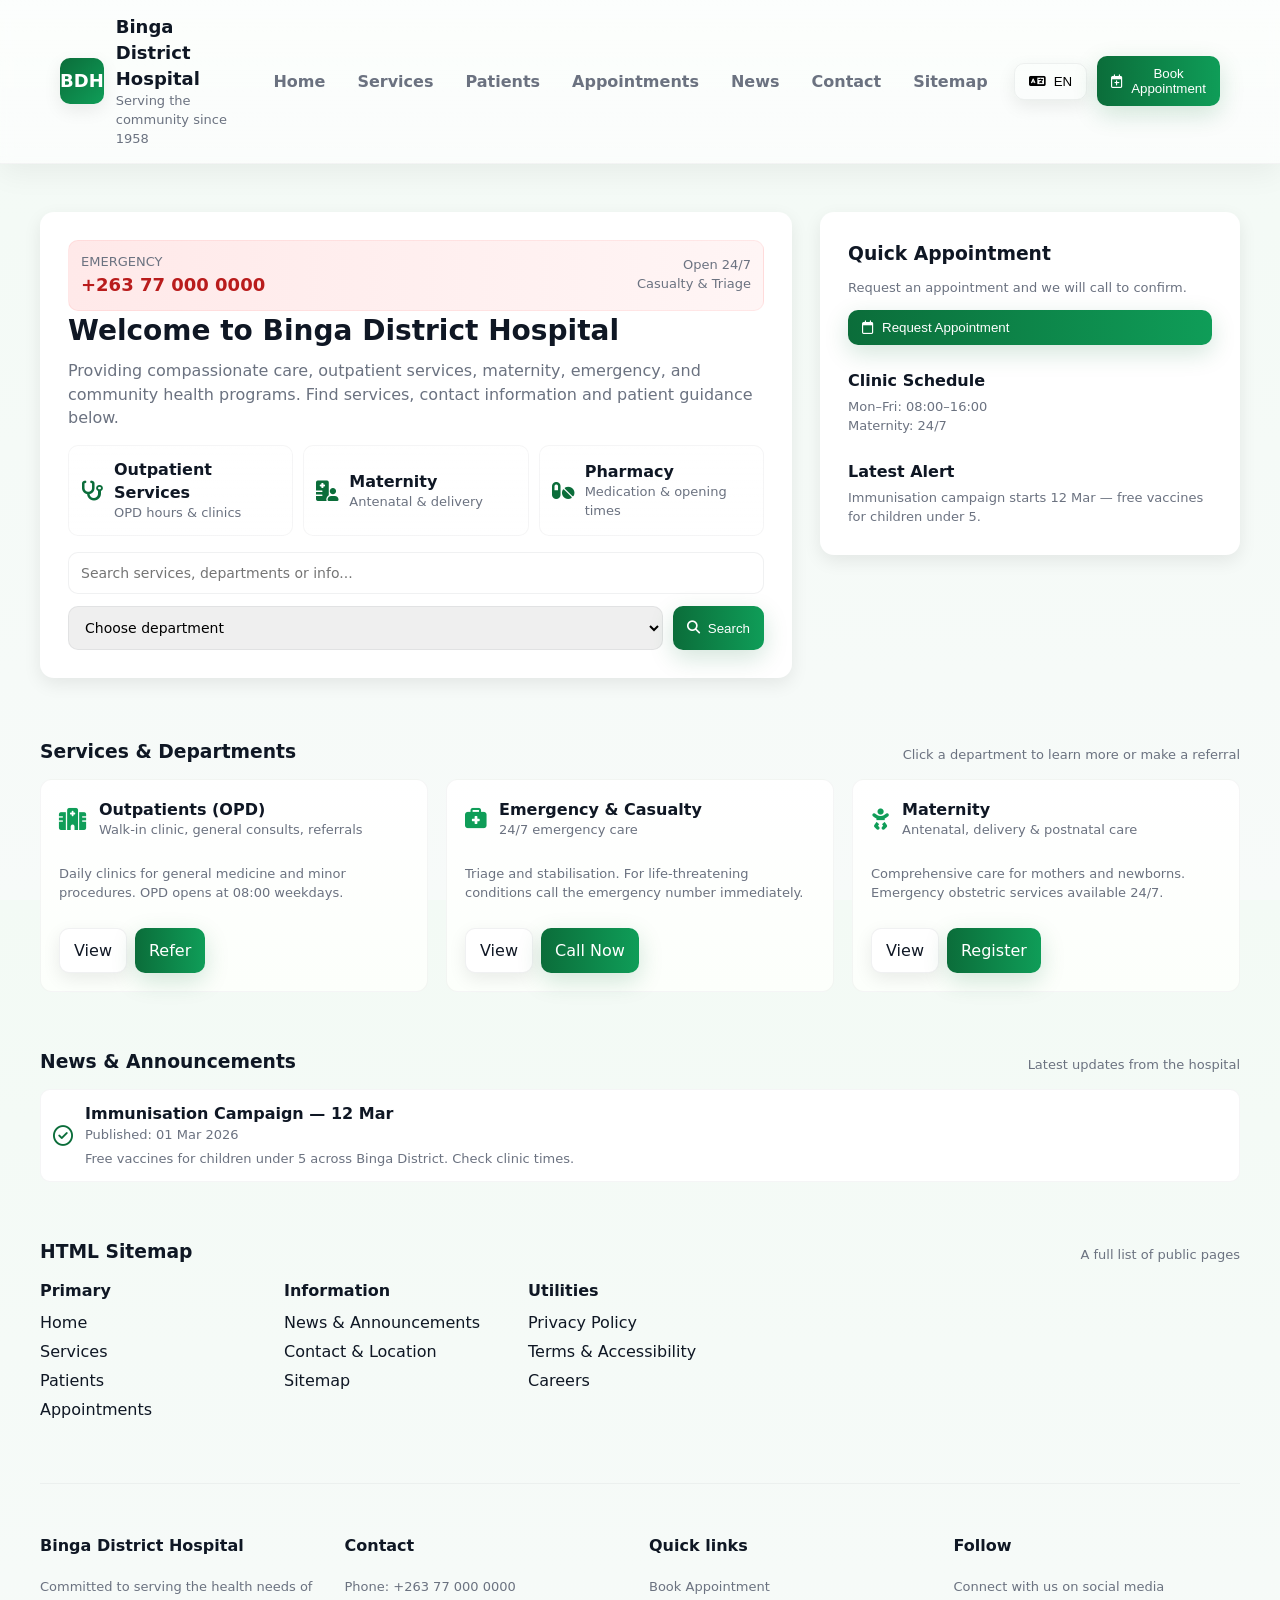
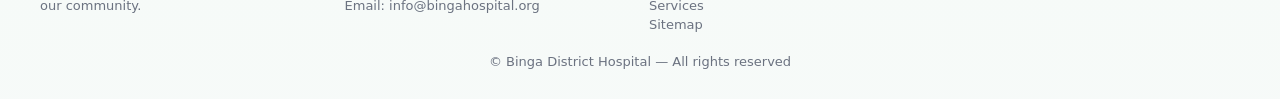
<file: index.html>
<!DOCTYPE html>
<html lang="en">
<head>
  <meta charset="utf-8" />
  <meta name="viewport" content="width=device-width,initial-scale=1" />
  <title>Binga District Hospital — Home</title>
  <link rel="stylesheet" href="https://cdnjs.cloudflare.com/ajax/libs/font-awesome/6.5.1/css/all.min.css">
  <style>
    /* Shared styles (same as template) */
    :root{--brand:#0b6d3a;--accent:#0f9d58;--muted:#6b7280;--bg:#f7faf9;--card:#ffffff;--glass: rgba(255,255,255,0.6);--max-width:1200px;--radius:12px;--shadow: 0 6px 18px rgba(13, 14, 16, 0.08);--glass-shadow: 0 8px 30px rgba(13,14,16,0.06);--transition: 220ms cubic-bezier(.2,.9,.3,1);font-family: Inter, ui-sans-serif, system-ui, -apple-system, "Segoe UI", Roboto, "Helvetica Neue", Arial;}
    *{box-sizing:border-box}html,body{height:100%}body{margin:0;background:linear-gradient(180deg,#f3faf5 0%, #f7faf9 100%);color:#0f1724;-webkit-font-smoothing:antialiased;-moz-osx-font-smoothing:grayscale;line-height:1.45;padding-bottom:48px}
    a{color:inherit;text-decoration:none}.container{max-width:var(--max-width);margin:0 auto;padding:24px;}
    header.site-header{position:sticky;top:0;z-index:60;backdrop-filter: blur(6px);background:linear-gradient(180deg, rgba(255,255,255,0.75), rgba(255,255,255,0.6));box-shadow:var(--glass-shadow);border-bottom:1px solid rgba(15,23,36,0.04);}
    .header-inner{display:flex;align-items:center;justify-content:space-between;gap:16px;max-width:var(--max-width);margin:0 auto;padding:14px 20px;}
    .brand{display:flex;align-items:center;gap:12px}.brand .logo{width:46px;height:46px;border-radius:10px;background:linear-gradient(135deg,var(--brand),var(--accent));display:flex;align-items:center;justify-content:center;color:white;font-weight:700;font-size:18px;box-shadow:var(--shadow)}.brand h1{font-size:18px;margin:0}
    .top-ctas{display:flex;align-items:center;gap:10px}.btn{display:inline-flex;align-items:center;gap:8px;padding:10px 14px;border-radius:10px;background:var(--card);border:1px solid rgba(15,23,36,0.06);box-shadow:var(--shadow);cursor:pointer;transition:transform var(--transition),box-shadow var(--transition);} .btn:hover{transform:translateY(-3px)} .btn-primary{background:linear-gradient(90deg,var(--brand),var(--accent));color:white;border:none;box-shadow: 0 8px 24px rgba(11,109,58,0.18)} .btn-ghost{background:transparent;border:1px solid rgba(15,23,36,0.06)}
    nav.main-nav{display:flex;align-items:center;gap:16px}.nav-links{display:flex;gap:12px;align-items:center}.nav-links a{padding:8px 10px;border-radius:8px;color:var(--muted);font-weight:600}.nav-links a:hover{background:rgba(15,23,36,0.04);color:var(--brand)}.hamburger{display:none;background:transparent;border:none;font-size:20px}
    .hero{padding:48px 0 32px}.hero-grid{display:grid;grid-template-columns:1fr 420px;gap:28px;align-items:start}.hero-card{background:var(--card);padding:28px;border-radius:14px;box-shadow:var(--shadow)}.hero h2{margin:0 0 8px;font-size:28px}.hero p{color:var(--muted);margin:0 0 16px}.emergency{display:flex;gap:14px;align-items:center;padding:12px;border-radius:10px;background:linear-gradient(90deg,#ffe9e9,#fff5f5);border:1px solid rgba(255,10,10,0.06)}.emergency .number{font-weight:800;color:#b91c1c;font-size:18px}.quick-links{display:flex;flex-wrap:wrap;gap:10px;margin-top:12px}.quick-card{flex:1 1 140px;min-width:120px;background:linear-gradient(180deg,var(--glass), #fff);padding:12px;border-radius:10px;border:1px solid rgba(15,23,36,0.04);display:flex;gap:10px;align-items:center}.quick-card i{font-size:20px;color:var(--brand)}.hero-form{display:flex;flex-direction:column;gap:12px}.search, .select{width:100%;padding:12px;border-radius:10px;border:1px solid rgba(15,23,36,0.06);font-size:14px;}
    .section{padding:28px 0}.section-header{display:flex;align-items:end;justify-content:space-between;gap:14px;margin-bottom:14px}.section-header h3{margin:0}
    .grid-departments{display:grid;grid-template-columns:repeat(3,1fr);gap:18px}.dept-card{background:linear-gradient(180deg,var(--card),#fcfffb);padding:18px;border-radius:12px;border:1px solid rgba(15,23,36,0.04);transition:transform var(--transition),box-shadow var(--transition);display:flex;flex-direction:column;gap:12px}.dept-card:hover{transform:translateY(-6px);box-shadow:var(--glass-shadow)}.dept-card i{font-size:22px;color:var(--accent)}.dept-card h4{margin:0}.dept-meta{color:var(--muted);font-size:13px}
    .news-list{display:grid;gap:12px}.news-item{display:flex;gap:12px;align-items:center;background:var(--card);padding:12px;border-radius:10px;border:1px solid rgba(15,23,36,0.04)}
    .resources-grid{display:grid;grid-template-columns:repeat(3,1fr);gap:16px}.resource{background:linear-gradient(180deg,#fff,#fbfff9);padding:14px;border-radius:12px;border:1px solid rgba(15,23,36,0.04);display:flex;gap:12px;align-items:center}
    .contact-grid{display:grid;grid-template-columns:1fr 360px;gap:18px}.map-placeholder{background:linear-gradient(180deg,#e6f9ee,#f6fff8);height:220px;border-radius:12px;border:1px dashed rgba(15,23,36,0.06);display:flex;align-items:center;justify-content:center;color:var(--muted)}.contact-card{background:var(--card);padding:16px;border-radius:12px;border:1px solid rgba(15,23,36,0.04)}
    footer.site-footer{margin-top:28px;background:transparent;padding:28px 0;border-top:1px solid rgba(15,23,36,0.04)}.footer-grid{display:grid;grid-template-columns:repeat(4,1fr);gap:18px}.small{font-size:13px;color:var(--muted)}
    .sitemap-list{display:flex;gap:24px;flex-wrap:wrap}.sitemap-col{min-width:220px}.sitemap-col h4{margin:0 0 8px}.sitemap-col ul{list-style:none;padding:0;margin:0}.sitemap-col li{margin-bottom:6px}
    .modal-backdrop{position:fixed;inset:0;background:rgba(2,6,23,0.45);display:none;align-items:center;justify-content:center;z-index:120}.modal{background:var(--card);padding:20px;border-radius:12px;max-width:540px;width:94%;box-shadow:var(--glass-shadow)}.modal.open{display:flex}.form-row{display:flex;gap:10px}.form-row .col{flex:1}input,textarea,select{font-family:inherit}.input{width:100%;padding:10px;border-radius:8px;border:1px solid rgba(15,23,36,0.06)}textarea{min-height:100px}
    @media(max-width:1024px){.hero-grid{grid-template-columns:1fr 360px}.grid-departments{grid-template-columns:repeat(2,1fr)}.resources-grid{grid-template-columns:repeat(2,1fr)}.contact-grid{grid-template-columns:1fr}.footer-grid{grid-template-columns:repeat(2,1fr)}}@media(max-width:720px){.nav-links{display:none}.hamburger{display:inline-block}.hero-grid{grid-template-columns:1fr}.grid-departments{grid-template-columns:1fr}.resources-grid{grid-template-columns:1fr}.footer-grid{grid-template-columns:1fr}.header-inner{padding:10px 14px}.brand h1{font-size:16px}.hero{padding:18px 0}.hero h2{font-size:20px}.hero p{font-size:14px}.top-ctas .btn{padding:8px 10px;font-size:14px}}
  </style>
</head>
<body>
  <header class="site-header" role="banner">
    <div class="header-inner">
      <div class="brand">
        <div class="logo">BDH</div>
        <div>
          <h1>Binga District Hospital</h1>
          <div class="small">Serving the community since 1958</div>
        </div>
      </div>

      <nav class="main-nav" role="navigation" aria-label="Main navigation">
        <div class="nav-links" id="navLinks">
          <a href="index.html">Home</a>
          <a href="services.html">Services</a>
          <a href="patients.html">Patients</a>
          <a href="appointments.html">Appointments</a>
          <a href="news.html">News</a>
          <a href="contact.html">Contact</a>
          <a href="index.html#sitemap">Sitemap</a>
        </div>

        <div class="top-ctas">
          <button class="btn btn-ghost" id="langToggle"><i class="fa-solid fa-language"></i> EN</button>
          <button class="btn btn-primary" id="openAppointment"><i class="fa-regular fa-calendar-plus"></i> Book Appointment</button>
          <button class="hamburger" id="mobileNavBtn" aria-label="Open menu"><i class="fa-solid fa-bars"></i></button>
        </div>
      </nav>
    </div>
  </header>

  <main>
    <section class="hero container" id="home">
      <div class="hero-grid">
        <div class="hero-card">
          <div class="emergency">
            <div>
              <div class="small">EMERGENCY</div>
              <div class="number">+263 77 000 0000</div>
            </div>
            <div style="margin-left:auto;text-align:right">
              <div class="small">Open 24/7</div>
              <div class="small">Casualty & Triage</div>
            </div>
          </div>

          <h2>Welcome to Binga District Hospital</h2>
          <p>Providing compassionate care, outpatient services, maternity, emergency, and community health programs. Find services, contact information and patient guidance below.</p>

          <div class="quick-links" role="list">
            <div class="quick-card" role="listitem">
              <i class="fa-solid fa-stethoscope"></i>
              <div>
                <div style="font-weight:700">Outpatient Services</div>
                <div class="small">OPD hours & clinics</div>
              </div>
            </div>
            <div class="quick-card" role="listitem">
              <i class="fa-solid fa-hospital-user"></i>
              <div>
                <div style="font-weight:700">Maternity</div>
                <div class="small">Antenatal & delivery</div>
              </div>
            </div>
            <div class="quick-card" role="listitem">
              <i class="fa-solid fa-pills"></i>
              <div>
                <div style="font-weight:700">Pharmacy</div>
                <div class="small">Medication & opening times</div>
              </div>
            </div>
          </div>

          <div style="margin-top:16px">
            <form class="hero-form" action="services.html" method="get">
              <input class="search" name="q" placeholder="Search services, departments or info..." />
              <div style="display:flex;gap:10px">
                <select class="select" name="department">
                  <option value="">Choose department</option>
                  <option>Outpatients</option>
                  <option>Maternity</option>
                  <option>Emergency</option>
                  <option>Laboratory</option>
                </select>
                <button class="btn btn-primary" id="ctaSearch"><i class="fa-solid fa-magnifying-glass"></i> Search</button>
              </div>
            </form>
          </div>
        </div>

        <aside>
          <div class="hero-card" style="display:flex;flex-direction:column;gap:12px">
            <h3 style="margin:0">Quick Appointment</h3>
            <p class="small" style="margin:0">Request an appointment and we will call to confirm.</p>
            <button class="btn btn-primary" id="openAppointment2"><i class="fa-regular fa-calendar"></i> Request Appointment</button>
            
            <div style="margin-top:12px">
              <h4 style="margin:0 0 6px">Clinic Schedule</h4>
              <div class="small">Mon–Fri: 08:00–16:00<br/>Maternity: 24/7</div>
            </div>

            <div style="margin-top:12px">
              <h4 style="margin:0 0 6px">Latest Alert</h4>
              <div class="small">Immunisation campaign starts 12 Mar — free vaccines for children under 5.</div>
            </div>
          </div>
        </aside>
      </div>
    </section>

    <section class="section container" id="services">
      <div class="section-header">
        <h3>Services & Departments</h3>
        <div class="small">Click a department to learn more or make a referral</div>
      </div>

      <div class="grid-departments">
        <article class="dept-card">
          <div style="display:flex;align-items:center;gap:12px">
            <i class="fa-solid fa-hospital"></i>
            <div>
              <h4>Outpatients (OPD)</h4>
              <div class="dept-meta">Walk-in clinic, general consults, referrals</div>
            </div>
          </div>
          <p class="small">Daily clinics for general medicine and minor procedures. OPD opens at 08:00 weekdays.</p>
          <div style="margin-top:auto;display:flex;gap:8px">
            <a class="btn" href="services.html">View</a>
            <a class="btn btn-primary" href="appointments.html">Refer</a>
          </div>
        </article>

        <article class="dept-card">
          <div style="display:flex;align-items:center;gap:12px">
            <i class="fa-solid fa-briefcase-medical"></i>
            <div>
              <h4>Emergency & Casualty</h4>
              <div class="dept-meta">24/7 emergency care</div>
            </div>
          </div>
          <p class="small">Triage and stabilisation. For life-threatening conditions call the emergency number immediately.</p>
          <div style="margin-top:auto;display:flex;gap:8px">
            <a class="btn" href="contact.html">View</a>
            <a class="btn btn-primary" href="tel:+263770000000">Call Now</a>
          </div>
        </article>

        <article class="dept-card">
          <div style="display:flex;align-items:center;gap:12px">
            <i class="fa-solid fa-baby"></i>
            <div>
              <h4>Maternity</h4>
              <div class="dept-meta">Antenatal, delivery & postnatal care</div>
            </div>
          </div>
          <p class="small">Comprehensive care for mothers and newborns. Emergency obstetric services available 24/7.</p>
          <div style="margin-top:auto;display:flex;gap:8px">
            <a class="btn" href="services.html">View</a>
            <a class="btn btn-primary" href="appointments.html">Register</a>
          </div>
        </article>
      </div>
    </section>

    <section class="section container" id="news">
      <div class="section-header">
        <h3>News & Announcements</h3>
        <div class="small">Latest updates from the hospital</div>
      </div>

      <div class="news-list">
        <div class="news-item">
          <i class="fa-regular fa-circle-check" style="font-size:20px;color:var(--brand)"></i>
          <div>
            <div style="font-weight:700">Immunisation Campaign — 12 Mar</div>
            <div class="meta small">Published: 01 Mar 2026</div>
            <div class="small" style="margin-top:6px">Free vaccines for children under 5 across Binga District. Check clinic times.</div>
          </div>
        </div>
      </div>
    </section>

    <section class="section container" id="sitemap">
      <div class="section-header">
        <h3>HTML Sitemap</h3>
        <div class="small">A full list of public pages</div>
      </div>

      <div class="sitemap-list">
        <div class="sitemap-col">
          <h4>Primary</h4>
          <ul>
            <li><a href="index.html">Home</a></li>
            <li><a href="services.html">Services</a></li>
            <li><a href="patients.html">Patients</a></li>
            <li><a href="appointments.html">Appointments</a></li>
          </ul>
        </div>

        <div class="sitemap-col">
          <h4>Information</h4>
          <ul>
            <li><a href="news.html">News & Announcements</a></li>
            <li><a href="contact.html">Contact & Location</a></li>
            <li><a href="index.html#sitemap">Sitemap</a></li>
          </ul>
        </div>

        <div class="sitemap-col">
          <h4>Utilities</h4>
          <ul>
            <li><a href="#">Privacy Policy</a></li>
            <li><a href="#">Terms & Accessibility</a></li>
            <li><a href="#">Careers</a></li>
          </ul>
        </div>
      </div>
    </section>
  </main>

  <footer class="site-footer container" role="contentinfo">
    <div class="footer-grid">
      <div>
        <h4>Binga District Hospital</h4>
        <div class="small">Committed to serving the health needs of our community.</div>
      </div>

      <div>
        <h4>Contact</h4>
        <div class="small">Phone: +263 77 000 0000<br>Email: info@bingahospital.org</div>
      </div>

      <div>
        <h4>Quick links</h4>
        <div class="small">
          <a href="appointments.html">Book Appointment</a><br>
          <a href="services.html">Services</a><br>
          <a href="index.html#sitemap">Sitemap</a>
        </div>
      </div>

      <div>
        <h4>Follow</h4>
        <div class="small">Connect with us on social media</div>
      </div>
    </div>

    <div style="margin-top:18px;text-align:center" class="small">© Binga District Hospital — All rights reserved</div>
  </footer>

  <div class="modal-backdrop" id="modalBackdrop" aria-hidden="true">
    <div class="modal" role="dialog" aria-modal="true" aria-labelledby="modalTitle">
      <h3 id="modalTitle">Request an Appointment</h3>
      <p class="small">Complete this form and we will contact you to confirm.</p>
      <form onsubmit="return false;" style="display:flex;flex-direction:column;gap:10px;margin-top:8px">
        <div class="form-row">
          <input class="input col" placeholder="Full name" />
          <input class="input col" placeholder="Phone number" />
        </div>
        <select class="input">
          <option>Select Department</option>
          <option>Outpatients</option>
          <option>Maternity</option>
          <option>Laboratory</option>
        </select>
        <div class="form-row">
          <input class="input col" placeholder="Preferred date" />
          <input class="input col" placeholder="Preferred time" />
        </div>
        <textarea class="input" placeholder="Brief reason for visit (optional)"></textarea>
        <div style="display:flex;gap:8px;justify-content:flex-end">
          <button class="btn" id="closeModal">Cancel</button>
          <button class="btn btn-primary">Send Request</button>
        </div>
      </form>
    </div>
  </div>

  <script>
    // Mobile nav toggle
    const mobileBtn = document.getElementById('mobileNavBtn');
    const navLinks = document.getElementById('navLinks');
    mobileBtn.addEventListener('click', () => {
      const shown = navLinks.style.display === 'flex';
      navLinks.style.display = shown ? 'none' : 'flex';
      navLinks.style.flexDirection = 'column';
      navLinks.style.position = 'absolute';
      navLinks.style.right = '20px';
      navLinks.style.top = '68px';
      navLinks.style.background = 'white';
      navLinks.style.padding = '12px';
      navLinks.style.borderRadius = '10px';
      navLinks.style.boxShadow = 'var(--glass-shadow)';
    });

    // Modal
    const modal = document.getElementById('modalBackdrop');
    const openBtns = [document.getElementById('openAppointment'), document.getElementById('openAppointment2')];
    const closeBtn = document.getElementById('closeModal');
    openBtns.forEach(b => b && b.addEventListener('click', () => {
      modal.style.display = 'flex';
      modal.setAttribute('aria-hidden','false');
    }));
    closeBtn.addEventListener('click', () => {
      modal.style.display = 'none';
      modal.setAttribute('aria-hidden','true');
    });
    modal.addEventListener('click', (e) => {
      if (e.target === modal) { modal.style.display = 'none'; modal.setAttribute('aria-hidden','true'); }
    });

    // Smooth scroll for in-page anchors
    document.querySelectorAll('a[href^="#"]').forEach(link => {
      link.addEventListener('click', (e) => {
        e.preventDefault();
        const target = document.querySelector(link.getAttribute('href'));
        if (target) target.scrollIntoView({behavior:'smooth', block:'start'});
      });
    });
  </script>
</body>
</html>
</file>
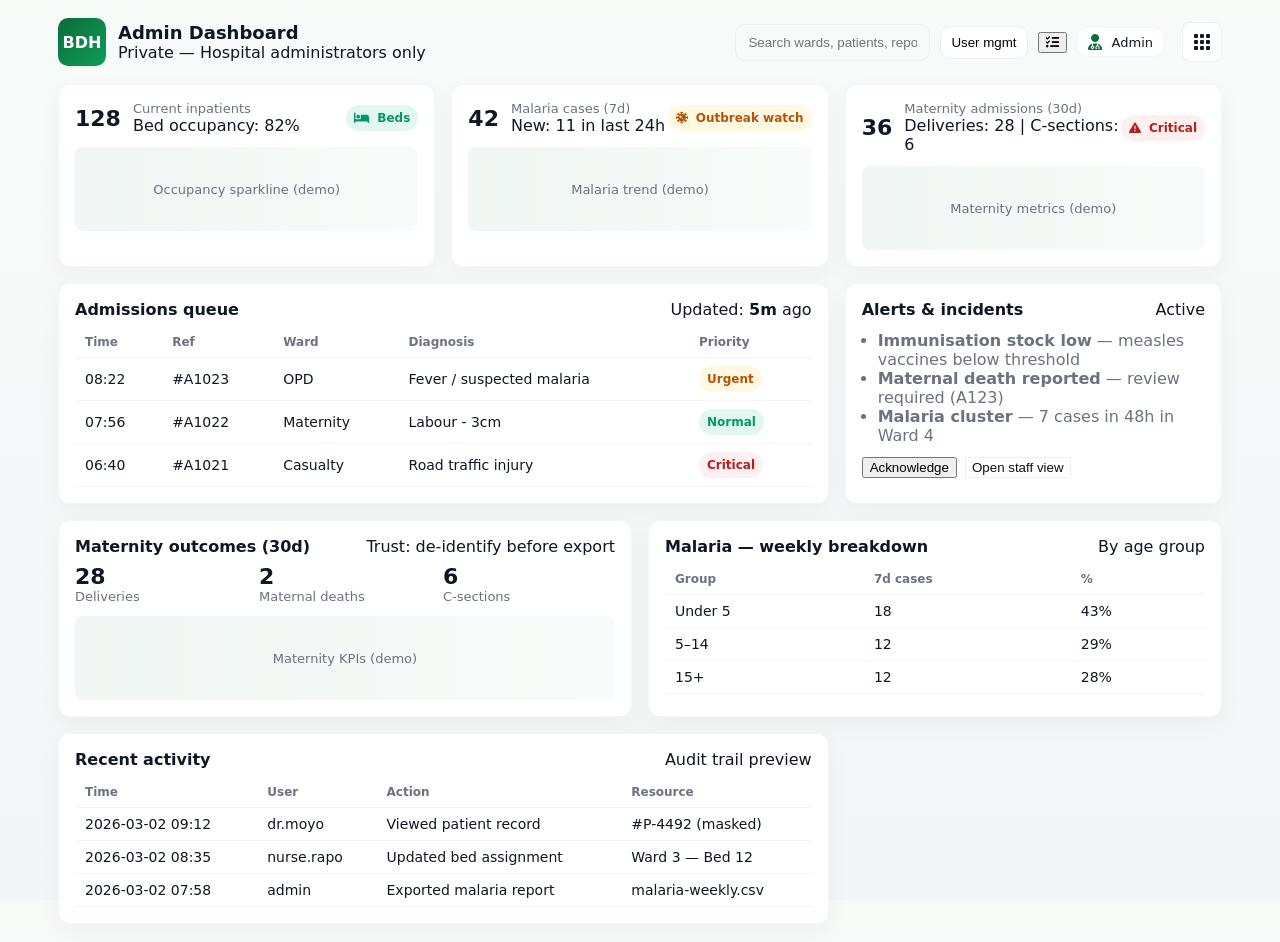
<file: admin.html>
<!doctype html>
<html lang="en">
<head>
<meta charset="utf-8" />
<meta name="viewport" content="width=device-width,initial-scale=1" />
<title>BDH — Admin Dashboard</title>
<link href="https://cdnjs.cloudflare.com/ajax/libs/font-awesome/6.5.1/css/all.min.css" rel="stylesheet">
<style>
:root{
  --bg:#f3f6f9; --card:#ffffff; --muted:#6b7280; --accent:#0b6d3a; --accent-2:#0f9d58;
  --danger:#b91c1c; --glass: rgba(11,109,58,0.06); --radius:12px; --max-w:1200px;
  font-family: Inter, ui-sans-serif, system-ui, -apple-system, "Segoe UI", Roboto, "Helvetica Neue", Arial;
}
*{box-sizing:border-box}
html,body{height:100%}
body{margin:0;background:linear-gradient(180deg,#f7fbf8 0%, #f3f6f9 100%);color:#0f1724;-webkit-font-smoothing:antialiased}
.container{max-width:var(--max-w);margin:0 auto;padding:18px}

/* Header */
.header{display:flex;align-items:center;justify-content:space-between;gap:12px;margin-bottom:18px}
.brand{display:flex;align-items:center;gap:12px}
.logo{width:48px;height:48px;border-radius:10px;background:linear-gradient(135deg,var(--accent),var(--accent-2));display:flex;align-items:center;justify-content:center;color:#fff;font-weight:800}
.title{font-size:18px;font-weight:700}
.controls{display:flex;align-items:center;gap:10px}

/* search */
.search{padding:10px 12px;border-radius:10px;border:1px solid var(--glass);background:transparent}

/* grid */
.grid{display:grid;grid-template-columns:repeat(12,1fr);gap:16px}

/* cards */
.card{background:var(--card);padding:16px;border-radius:12px;box-shadow:0 8px 24px rgba(15,23,36,0.04);border:1px solid rgba(2,6,23,0.04)}
.span-4{grid-column:span 4}
.span-8{grid-column:span 8}
.span-6{grid-column:span 6}
.span-3{grid-column:span 3}

/* stats */
.stat{display:flex;align-items:center;gap:12px}
.stat-qty{font-size:22px;font-weight:800}
.stat-label{font-size:13px;color:var(--muted)}

/* mini charts placeholder */
.chart{height:84px;border-radius:8px;background:linear-gradient(90deg,rgba(11,109,58,0.06),rgba(15,157,88,0.03));display:flex;align-items:center;justify-content:center;color:var(--muted);font-size:13px}

/* table */
.table{width:100%;border-collapse:collapse;margin-top:8px}
.table th, .table td{padding:8px 10px;text-align:left;border-bottom:1px solid rgba(15,23,36,0.04);font-size:14px}
.table th{font-weight:700;color:var(--muted);font-size:12px}

/* badges */
.badge{display:inline-flex;align-items:center;gap:8px;padding:6px 8px;border-radius:999px;font-weight:700;font-size:12px}
.badge.ok{background:rgba(16,185,129,0.12);color:#059669}
.badge.warn{background:rgba(250,204,21,0.12);color:#b45309}
.badge.danger{background:rgba(239,68,68,0.08);color:var(--danger)}

/* sidebar small */
.kv{display:flex;justify-content:space-between;align-items:center}

/* responsive */
@media(max-width:1100px){
  .grid{grid-template-columns:repeat(6,1fr)}
  .span-4{grid-column:span 3}.span-8{grid-column:span 6}.span-6{grid-column:span 6}.span-3{grid-column:span 2}
}
@media(max-width:720px){
  .container{padding:12px}
  .grid{grid-template-columns:repeat(1,1fr)}
  .span-4,.span-8,.span-6,.span-3{grid-column:span 1}
  .controls{flex-direction:row;gap:8px}
}

/* subtle transitions */
.card, .badge{transition:transform .16s ease, box-shadow .16s ease}
.card:hover{transform:translateY(-6px);box-shadow:0 18px 40px rgba(2,6,23,0.06)}

/* Grid-button popover styles (inserted button) */
.grid-btn {
  width:40px;height:40px;border-radius:8px;background:white;border:1px solid rgba(2,6,23,0.06);display:flex;align-items:center;justify-content:center;cursor:pointer;
}
.grid-btn:focus { outline:2px solid rgba(11,109,58,0.16); }
.popover {
  position:relative;
}
.popover-panel {
  position:absolute;
  right:0;
  top:48px;
  min-width:320px;
  max-width:420px;
  z-index:60;
  background:var(--card);
  border:1px solid rgba(2,6,23,0.06);
  box-shadow:0 12px 32px rgba(2,6,23,0.08);
  border-radius:10px;
  padding:12px;
}
.popover-panel .section-title { font-weight:700;margin-bottom:8px }
.popover-panel .menu-grid { display:grid; grid-template-columns:repeat(2,1fr); gap:8px }
.popover-panel button.item { display:flex; gap:10px; align-items:center; padding:10px; border-radius:8px; border:1px solid transparent; background:transparent; cursor:pointer; text-align:left }
.popover-panel button.item:hover { background:rgba(11,109,58,0.04); color:var(--accent) }

/* Mobile: make popover full width under header */
@media(max-width:640px){
  .popover-panel { position:static; width:100%; max-width:none; margin-top:8px; right:auto; top:auto; border-radius:8px; }
}

/* Reports view */
.reports-view { padding:12px; background:linear-gradient(180deg,#fff,#fbfffc); border-radius:12px; border:1px solid rgba(2,6,23,0.04); box-shadow:0 8px 20px rgba(2,6,23,0.04); margin-bottom:16px }
.reports-grid { display:grid; grid-template-columns:repeat(3,1fr); gap:12px }
.report-card { background:white; padding:14px; border-radius:10px; border:1px solid rgba(2,6,23,0.04); cursor:pointer; display:flex; gap:10px; align-items:center; transition:transform .14s ease }
.report-card:hover { transform:translateY(-6px); box-shadow:0 12px 30px rgba(2,6,23,0.06) }
.back-btn { padding:8px 12px; border-radius:8px; border:1px solid rgba(2,6,23,0.06); background:white; cursor:pointer; }

/* Small adjustments for narrow screens */
@media(max-width:800px){
  .reports-grid { grid-template-columns:repeat(2,1fr) }
}
@media(max-width:480px){
  .reports-grid { grid-template-columns:repeat(1,1fr) }
}
</style>
</head>
<body>
  <div class="container" role="main" id="appRoot">
    <header class="header" role="banner">
      <div class="brand">
        <div class="logo">BDH</div>
        <div>
          <div class="title">Admin Dashboard</div>
          <div class="small">Private — Hospital administrators only</div>
        </div>
      </div>

      <div class="controls">
        <input class="search" placeholder="Search wards, patients, reports..." />
        <button class="btn" onclick="location.href='users-management.html'" style="padding:8px 10px;border-radius:10px;border:1px solid rgba(2,6,23,0.06);background:white">User mgmt</button>
        <button class="btn" onclick="location.href='audit-logs.html'"><i class="fa-solid fa-list-check"></i></button>
        <div style="display:flex;align-items:center;gap:10px;padding:6px 10px;border-radius:10px;background:white;border:1px solid rgba(2,6,23,0.04)">
          <i class="fa-solid fa-user-doctor" style="color:var(--accent)"></i>
          <div style="font-size:13px">Admin</div>
        </div>

        <!-- INSERTED: grid-menu popover button (placed at right of navbar) -->
        <div class="popover" id="gridPopover" style="margin-left:8px">
          <button id="gridBtn" class="grid-btn" aria-haspopup="true" aria-expanded="false" aria-controls="gridPanel" title="Open quick menu">
            <!-- simple 3x3 grid icon using small squares -->
            <svg width="18" height="18" viewBox="0 0 18 18" fill="none" xmlns="http://www.w3.org/2000/svg" aria-hidden="true" focusable="false">
              <rect x="1" y="1" width="4" height="4" rx="1" fill="#111827"/>
              <rect x="7" y="1" width="4" height="4" rx="1" fill="#111827"/>
              <rect x="13" y="1" width="4" height="4" rx="1" fill="#111827"/>
              <rect x="1" y="7" width="4" height="4" rx="1" fill="#111827"/>
              <rect x="7" y="7" width="4" height="4" rx="1" fill="#111827"/>
              <rect x="13" y="7" width="4" height="4" rx="1" fill="#111827"/>
              <rect x="1" y="13" width="4" height="4" rx="1" fill="#111827"/>
              <rect x="7" y="13" width="4" height="4" rx="1" fill="#111827"/>
              <rect x="13" y="13" width="4" height="4" rx="1" fill="#111827"/>
            </svg>
          </button>

          <div id="gridPanel" class="popover-panel" role="menu" aria-hidden="true" style="display:none">
            <div class="section-title">Quick actions</div>
            <div class="menu-grid">
              <button class="item" data-action="open-reports"><i class="fa-solid fa-chart-line" aria-hidden="true"></i> Reports</button>
              <button class="item" data-action="open-visuals"><i class="fa-solid fa-chart-pie" aria-hidden="true"></i> Visualizations</button>
              <button class="item" data-action="open-exports"><i class="fa-solid fa-file-export" aria-hidden="true"></i> Export CSV</button>
              <button class="item" data-action="open-settings"><i class="fa-solid fa-gear" aria-hidden="true"></i> Settings</button>
            </div>
          </div>
        </div>

      </div>
    </header>

    <!-- Main dashboard content (kept intact) -->
    <section class="grid" aria-label="dashboard grid" id="dashboardGrid">
      <!-- KPI cards -->
      <div class="card span-4">
        <div style="display:flex;justify-content:space-between;align-items:center">
          <div>
            <div class="stat">
              <div class="stat-qty">128</div>
              <div>
                <div class="stat-label">Current inpatients</div>
                <div class="small">Bed occupancy: 82%</div>
              </div>
            </div>
          </div>
          <div class="badge ok"><i class="fa-solid fa-bed"></i> Beds</div>
        </div>
        <div style="margin-top:12px" class="chart">Occupancy sparkline (demo)</div>
      </div>

      <div class="card span-4">
        <div style="display:flex;justify-content:space-between;align-items:center">
          <div>
            <div class="stat">
              <div class="stat-qty">42</div>
              <div>
                <div class="stat-label">Malaria cases (7d)</div>
                <div class="small">New: 11 in last 24h</div>
              </div>
            </div>
          </div>
          <div class="badge warn"><i class="fa-solid fa-virus-covid"></i> Outbreak watch</div>
        </div>
        <div style="margin-top:12px" class="chart">Malaria trend (demo)</div>
      </div>

      <div class="card span-4">
        <div style="display:flex;justify-content:space-between;align-items:center">
          <div>
            <div class="stat">
              <div class="stat-qty">36</div>
              <div>
                <div class="stat-label">Maternity admissions (30d)</div>
                <div class="small">Deliveries: 28 | C-sections: 6</div>
              </div>
            </div>
          </div>
          <div class="badge danger"><i class="fa-solid fa-triangle-exclamation"></i> Critical</div>
        </div>
        <div style="margin-top:12px" class="chart">Maternity metrics (demo)</div>
      </div>

      <!-- larger panels -->
      <div class="card span-8">
        <div style="display:flex;justify-content:space-between;align-items:center">
          <div style="font-weight:700">Admissions queue</div>
          <div class="small">Updated: <strong>5m</strong> ago</div>
        </div>
        <table class="table" aria-label="admissions">
          <thead>
            <tr><th>Time</th><th>Ref</th><th>Ward</th><th>Diagnosis</th><th>Priority</th></tr>
          </thead>
          <tbody>
            <tr><td>08:22</td><td>#A1023</td><td>OPD</td><td>Fever / suspected malaria</td><td><span class="badge warn">Urgent</span></td></tr>
            <tr><td>07:56</td><td>#A1022</td><td>Maternity</td><td>Labour - 3cm</td><td><span class="badge ok">Normal</span></td></tr>
            <tr><td>06:40</td><td>#A1021</td><td>Casualty</td><td>Road traffic injury</td><td><span class="badge danger">Critical</span></td></tr>
          </tbody>
        </table>
      </div>

      <div class="card span-4">
        <div style="display:flex;justify-content:space-between;align-items:center">
          <div style="font-weight:700">Alerts & incidents</div>
          <div class="small">Active</div>
        </div>
        <ul style="margin:12px 0;padding-left:16px;color:var(--muted)">
          <li><strong>Immunisation stock low</strong> — measles vaccines below threshold</li>
          <li><strong>Maternal death reported</strong> — review required (A123)</li>
          <li><strong>Malaria cluster</strong> — 7 cases in 48h in Ward 4</li>
        </ul>
        <div style="display:flex;gap:8px;margin-top:8px">
          <button class="btn" onclick="alert('Acknowledge (demo)')">Acknowledge</button>
          <button class="btn" style="background:#fff;border:1px solid rgba(2,6,23,0.06);color:#111" onclick="location.href='staff-dashboard.html'">Open staff view</button>
        </div>
      </div>

      <!-- maternity panel -->
      <div class="card span-6">
        <div style="display:flex;justify-content:space-between;align-items:center;margin-bottom:8px">
          <div style="font-weight:700">Maternity outcomes (30d)</div>
          <div class="small">Trust: de-identify before export</div>
        </div>
        <div style="display:flex;gap:12px;flex-wrap:wrap">
          <div style="flex:1;min-width:120px">
            <div class="stat-qty">28</div>
            <div class="stat-label">Deliveries</div>
          </div>
          <div style="flex:1;min-width:120px">
            <div class="stat-qty">2</div>
            <div class="stat-label">Maternal deaths</div>
          </div>
          <div style="flex:1;min-width:120px">
            <div class="stat-qty">6</div>
            <div class="stat-label">C-sections</div>
          </div>
        </div>
        <div style="margin-top:12px" class="chart">Maternity KPIs (demo)</div>
      </div>

      <div class="card span-6">
        <div style="display:flex;justify-content:space-between;align-items:center;margin-bottom:8px">
          <div style="font-weight:700">Malaria — weekly breakdown</div>
          <div class="small">By age group</div>
        </div>
        <table class="table">
          <thead><tr><th>Group</th><th>7d cases</th><th>%</th></tr></thead>
          <tbody>
            <tr><td>Under 5</td><td>18</td><td>43%</td></tr>
            <tr><td>5–14</td><td>12</td><td>29%</td></tr>
            <tr><td>15+</td><td>12</td><td>28%</td></tr>
          </tbody>
        </table>
      </div>

      <div class="card span-8">
        <div style="display:flex;justify-content:space-between;align-items:center">
          <div style="font-weight:700">Recent activity</div>
          <div class="small">Audit trail preview</div>
        </div>
        <table class="table">
          <thead><tr><th>Time</th><th>User</th><th>Action</th><th>Resource</th></tr></thead>
          <tbody>
            <tr><td>2026-03-02 09:12</td><td>dr.moyo</td><td>Viewed patient record</td><td>#P-4492 (masked)</td></tr>
            <tr><td>2026-03-02 08:35</td><td>nurse.rapo</td><td>Updated bed assignment</td><td>Ward 3 — Bed 12</td></tr>
            <tr><td>2026-03-02 07:58</td><td>admin</td><td>Exported malaria report</td><td>malaria-weekly.csv</td></tr>
          </tbody>
        </table>
      </div>
    </section>

    <!-- In-page Reports view container (hidden by default) -->
    <div id="reportsContainer" style="display:none; margin-top:12px">
      <div class="reports-view" id="reportsViewRoot" role="region" aria-labelledby="reportsHeading">
        <div style="display:flex;justify-content:space-between;align-items:center;margin-bottom:12px">
          <div>
            <div id="reportsHeading" style="font-weight:700">Reports</div>
            <div class="small">Choose a report to generate / download</div>
          </div>
          <div>
            <button class="back-btn" id="backToDashboardBtn">Back to dashboard</button>
          </div>
        </div>

        <div class="reports-grid" id="reportsGrid">
          <div class="report-card" data-report="malaria">
            <i class="fa-solid fa-bug" style="font-size:20px;color:var(--accent)"></i>
            <div>
              <div style="font-weight:700">Malaria report</div>
              <div class="small">Weekly summary and trends</div>
            </div>
          </div>

          <div class="report-card" data-report="maternity">
            <i class="fa-solid fa-baby" style="font-size:20px;color:#b45309"></i>
            <div>
              <div style="font-weight:700">Maternity report</div>
              <div class="small">Outcomes, deliveries, C-sections</div>
            </div>
          </div>

          <div class="report-card" data-report="deaths">
            <i class="fa-solid fa-cross" style="font-size:20px;color:var(--danger)"></i>
            <div>
              <div style="font-weight:700">Death & mortality</div>
              <div class="small">Review and audit</div>
            </div>
          </div>

          <div class="report-card" data-report="immunisation">
            <i class="fa-solid fa-syringe" style="font-size:20px;color:#0ea5a2"></i>
            <div>
              <div style="font-weight:700">Immunisation</div>
              <div class="small">Stock & coverage</div>
            </div>
          </div>

          <div class="report-card" data-report="admissions">
            <i class="fa-solid fa-hospital" style="font-size:20px;color:#2563eb"></i>
            <div>
              <div style="font-weight:700">Admissions</div>
              <div class="small">Admissions queue & wait times</div>
            </div>
          </div>

          <div class="report-card" data-report="other">
            <i class="fa-solid fa-file-lines" style="font-size:20px;color:#6b7280"></i>
            <div>
              <div style="font-weight:700">Other reports</div>
              <div class="small">Select from additional templates</div>
            </div>
          </div>
        </div>

        <div id="reportDetail" style="display:none; margin-top:12px"></div>
      </div>
    </div>

  </div>

<script>
// small demo reminder: these pages are frontend-only prototypes
// In production, remove demo code and protect route with SSO + RBAC

/* Quick menu popover behaviour and Reports flow */
(function(){
  const popover = document.getElementById('gridPopover');
  if (!popover) return;
  const gridBtn = document.getElementById('gridBtn');
  const gridPanel = document.getElementById('gridPanel');

  gridBtn.addEventListener('click', (e) => {
    e.stopPropagation();
    const open = gridPanel.style.display !== 'none';
    gridPanel.style.display = open ? 'none' : 'block';
    gridBtn.setAttribute('aria-expanded', String(!open));
  });

  document.addEventListener('click', (e) => {
    if (!popover.contains(e.target)) {
      gridPanel.style.display = 'none';
      gridBtn.setAttribute('aria-expanded', 'false');
    }
  });

  // Main quick-action router
  gridPanel.querySelectorAll('button.item').forEach(btn=>{
    btn.addEventListener('click', async ()=> {
      const action = btn.dataset.action;
      gridPanel.style.display = 'none';
      gridBtn.setAttribute('aria-expanded', 'false');

      if (action === 'open-reports') {
        // Attempt regular navigation to reports.html first.
        // If the resource exists as a separate page, browser will navigate.
        // To keep this single-file demo working, we also render the in-page reports view.
        try {
          // Try to fetch reports.html to see if it exists (HEAD would be ideal, using GET for broad support)
          const resp = await fetch('reports.html', { method: 'HEAD' }).catch(()=>null);
          if (resp && resp.ok) {
            // real reports page exists — navigate there
            window.location.href = 'reports.html';
            return;
          }
        } catch (e) {
          // ignore — fallback to in-page view
        }
        // No external reports.html — render in-page reports selector
        openInPageReports();
      } else if (action === 'open-visuals') {
        alert('Open visualizations (demo)');
      } else if (action === 'open-exports') {
        alert('Export CSV (demo)');
      } else if (action === 'open-settings') {
        alert('Open settings (demo)');
      }
    });
  });

  // In-page reports UI logic
  const reportsContainer = document.getElementById('reportsContainer');
  const dashboardGrid = document.getElementById('dashboardGrid');
  const backBtn = document.getElementById('backToDashboardBtn');
  const reportDetail = document.getElementById('reportDetail');
  const reportsGrid = document.getElementById('reportsGrid');

  function openInPageReports() {
    // hide dashboard, show reports
    dashboardGrid.style.display = 'none';
    reportsContainer.style.display = 'block';
    // scroll to top of reports
    window.scrollTo({ top: 0, behavior: 'smooth' });
  }

  function backToDashboard() {
    reportsContainer.style.display = 'none';
    reportDetail.style.display = 'none';
    dashboardGrid.style.display = '';
    window.scrollTo({ top: 0, behavior: 'smooth' });
  }

  backBtn.addEventListener('click', backToDashboard);

  reportsGrid.querySelectorAll('.report-card').forEach(card => {
    card.addEventListener('click', () => {
      const key = card.dataset.report;
      showReportDetail(key);
    });
  });

  function showReportDetail(key) {
    // Simple demo panel — in real app you'd render forms, filters, date ranges, export buttons
    const titles = {
      malaria: 'Malaria report — Weekly summary',
      maternity: 'Maternity report — 30 day outcomes',
      deaths: 'Death & mortality report',
      immunisation: 'Immunisation report',
      admissions: 'Admissions report',
      other: 'Other reports'
    };
    const desc = {
      malaria: 'Select date range, wards, and output format (CSV / PDF). Includes case counts and age breakdown.',
      maternity: 'Choose time window and anonymisation options; includes deliveries and C-section rates.',
      deaths: 'Sensitive data - ensure de-identification. Choose audit filters and export scope.',
      immunisation: 'Stock levels, coverage by age group and clinic.',
      admissions: 'Queue times, bed utilization, by ward.',
      other: 'Additional templates: surgery, pharmacy, finance.'
    };
    const title = titles[key] || 'Report';
    const copy = desc[key] || '';

    reportDetail.innerHTML = `
      <div style="background:#fff;padding:12px;border-radius:10px;border:1px solid rgba(2,6,23,0.04);box-shadow:0 6px 20px rgba(2,6,23,0.04)">
        <div style="display:flex;justify-content:space-between;align-items:center">
          <div>
            <div style="font-weight:700;font-size:16px">${title}</div>
            <div class="small" style="color:var(--muted)">${copy}</div>
          </div>
          <div style="display:flex;gap:8px;align-items:center">
            <button class="back-btn" id="reportBackBtn">Back</button>
            <button class="back-btn" id="runReportBtn" style="background:var(--accent);color:#fff;border-color:transparent">Run / Download</button>
          </div>
        </div>

        <div style="margin-top:12px">
          <label style="display:block;font-weight:700;margin-bottom:6px">Date range</label>
          <div style="display:flex;gap:8px;flex-wrap:wrap">
            <input type="date" id="fromDate" style="padding:8px;border-radius:8px;border:1px solid rgba(2,6,23,0.06)" />
            <input type="date" id="toDate" style="padding:8px;border-radius:8px;border:1px solid rgba(2,6,23,0.06)" />
            <select id="formatSelect" style="padding:8px;border-radius:8px;border:1px solid rgba(2,6,23,0.06)">
              <option value="csv">CSV</option>
              <option value="pdf">PDF</option>
            </select>
          </div>
        </div>
      </div>
    `;
    reportDetail.style.display = 'block';
    // attach event handlers
    document.getElementById('reportBackBtn').addEventListener('click', () => {
      reportDetail.style.display = 'none';
    });
    document.getElementById('runReportBtn').addEventListener('click', () => {
      const from = document.getElementById('fromDate').value;
      const to = document.getElementById('toDate').value;
      const format = document.getElementById('formatSelect').value;
      // Very small demo behaviour: create a CSV (if CSV chosen) and download, otherwise show alert.
      if (format === 'csv') {
        // generate demo CSV content based on report type
        const csvRows = [
          ['Report', title],
          ['Generated', new Date().toISOString()],
          [],
          ['Field','Value'],
          ['Example metric','42']
        ];
        const csvContent = csvRows.map(r => r.map(cell => `"${String(cell).replace(/"/g,'""')}"`).join(',')).join('\n');
        const blob = new Blob([csvContent], { type: 'text/csv;charset=utf-8;' });
        const url = URL.createObjectURL(blob);
        const a = document.createElement('a');
        a.href = url;
        a.download = `${key}-report-${(from||'start')}-${(to||'end')}.csv`;
        document.body.appendChild(a);
        a.click();
        a.remove();
        URL.revokeObjectURL(url);
      } else {
        alert(`${title}\n\nRun (demo) — export as PDF requested.\n(from: ${from || '—'}, to: ${to || '—'})`);
      }
    });
  }

  // expose the in-page reports opener for debugging if needed
  window.openInPageReports = openInPageReports;

})();
</script>
</body>
</html>
</file>
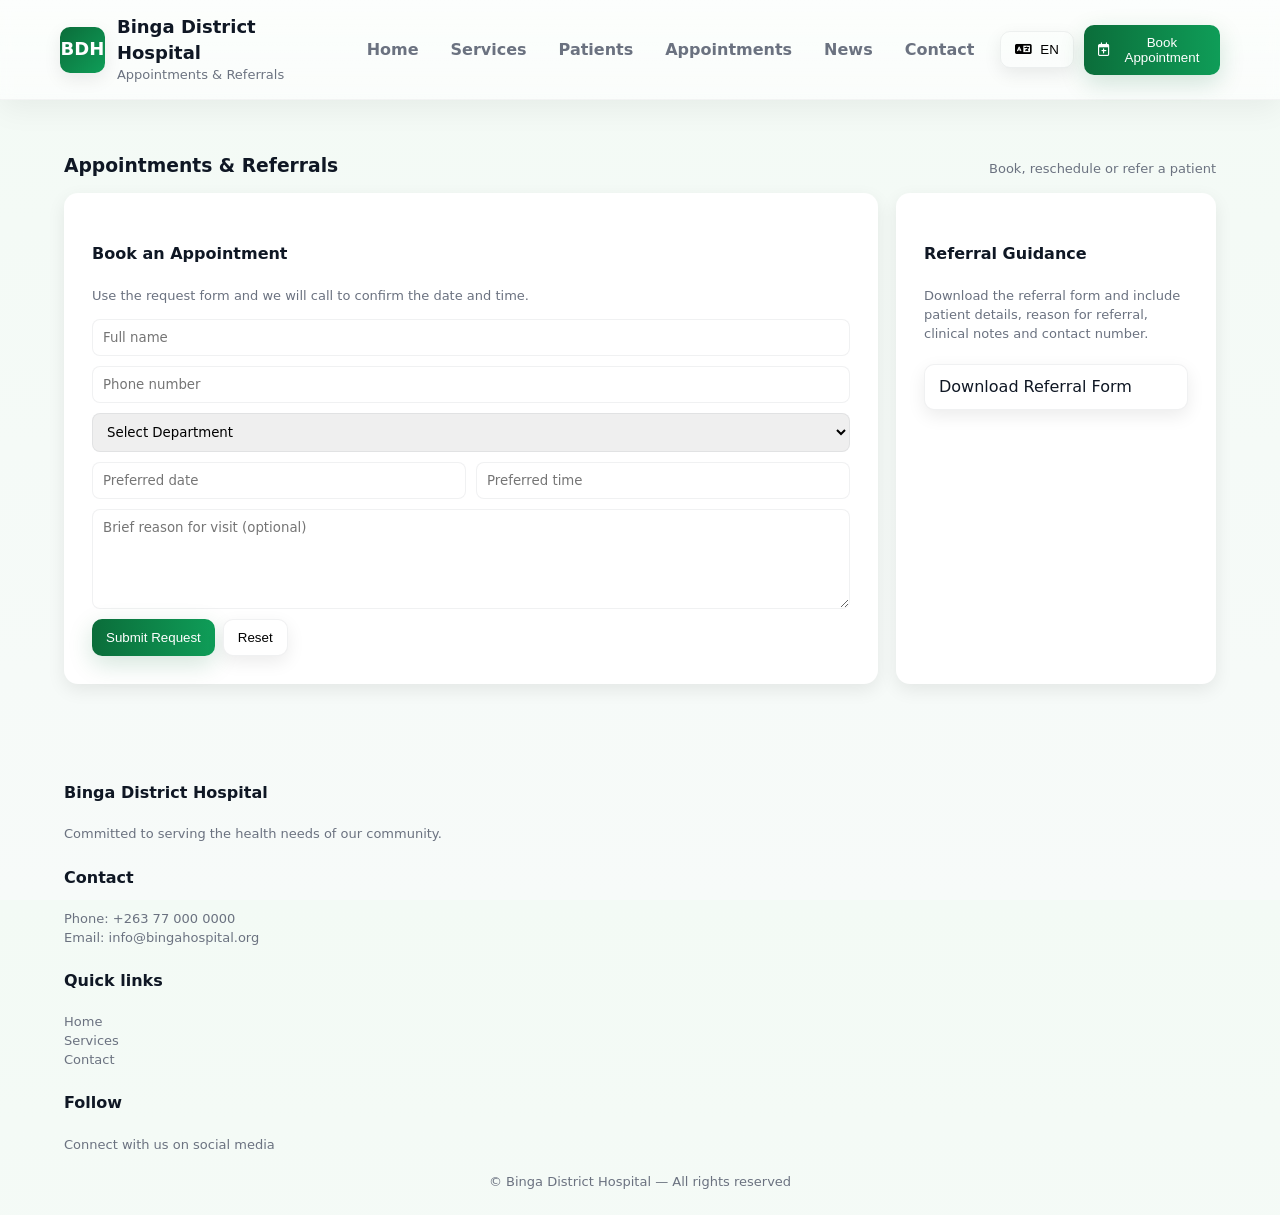
<file: appointments.html>
<!DOCTYPE html>
<html lang="en">
<head>
  <meta charset="utf-8" />
  <meta name="viewport" content="width=device-width,initial-scale=1" />
  <title>Binga District Hospital — Appointments & Referrals</title>
  <link rel="stylesheet" href="https://cdnjs.cloudflare.com/ajax/libs/font-awesome/6.5.1/css/all.min.css">
  <style>
    /* Same CSS */
    :root{--brand:#0b6d3a;--accent:#0f9d58;--muted:#6b7280;--bg:#f7faf9;--card:#ffffff;--glass: rgba(255,255,255,0.6);--max-width:1200px;--radius:12px;--shadow: 0 6px 18px rgba(13, 14, 16, 0.08);--glass-shadow: 0 8px 30px rgba(13,14,16,0.06);--transition: 220ms cubic-bezier(.2,.9,.3,1);font-family: Inter, ui-sans-serif, system-ui, -apple-system, "Segoe UI", Roboto, "Helvetica Neue", Arial;}
    *{box-sizing:border-box}html,body{height:100%}body{margin:0;background:linear-gradient(180deg,#f3faf5 0%, #f7faf9 100%);color:#0f1724;-webkit-font-smoothing:antialiased;-moz-osx-font-smoothing:grayscale;line-height:1.45;padding-bottom:48px}
    a{color:inherit;text-decoration:none}.container{max-width:var(--max-width);margin:0 auto;padding:24px;}
    header.site-header{position:sticky;top:0;z-index:60;backdrop-filter: blur(6px);background:linear-gradient(180deg, rgba(255,255,255,0.75), rgba(255,255,255,0.6));box-shadow:var(--glass-shadow);border-bottom:1px solid rgba(15,23,36,0.04);}
    .header-inner{display:flex;align-items:center;justify-content:space-between;gap:16px;max-width:var(--max-width);margin:0 auto;padding:14px 20px;}
    .brand{display:flex;align-items:center;gap:12px}.brand .logo{width:46px;height:46px;border-radius:10px;background:linear-gradient(135deg,var(--brand),var(--accent));display:flex;align-items:center;justify-content:center;color:white;font-weight:700;font-size:18px;box-shadow:var(--shadow)}.brand h1{font-size:18px;margin:0}
    .top-ctas{display:flex;align-items:center;gap:10px}.btn{display:inline-flex;align-items:center;gap:8px;padding:10px 14px;border-radius:10px;background:var(--card);border:1px solid rgba(15,23,36,0.06);box-shadow:var(--shadow);cursor:pointer;transition:transform var(--transition),box-shadow var(--transition);} .btn:hover{transform:translateY(-3px)} .btn-primary{background:linear-gradient(90deg,var(--brand),var(--accent));color:white;border:none;box-shadow: 0 8px 24px rgba(11,109,58,0.18)} .btn-ghost{background:transparent;border:1px solid rgba(15,23,36,0.06)}
    nav.main-nav{display:flex;align-items:center;gap:16px}.nav-links{display:flex;gap:12px;align-items:center}.nav-links a{padding:8px 10px;border-radius:8px;color:var(--muted);font-weight:600}.nav-links a:hover{background:rgba(15,23,36,0.04);color:var(--brand)}.hamburger{display:none;background:transparent;border:none;font-size:20px}
    .section{padding:28px 0}.section-header{display:flex;align-items:end;justify-content:space-between;gap:14px;margin-bottom:14px}.section-header h3{margin:0}
    .hero-card{background:var(--card);padding:28px;border-radius:14px;box-shadow:var(--shadow)}.contact-card{background:var(--card);padding:16px;border-radius:12px;border:1px solid rgba(15,23,36,0.04)}.small{font-size:13px;color:var(--muted)}
    .modal-backdrop{position:fixed;inset:0;background:rgba(2,6,23,0.45);display:none;align-items:center;justify-content:center;z-index:120}.modal{background:var(--card);padding:20px;border-radius:12px;max-width:540px;width:94%;box-shadow:var(--glass-shadow)}.modal.open{display:flex}.form-row{display:flex;gap:10px}.form-row .col{flex:1}input,textarea,select{font-family:inherit}.input{width:100%;padding:10px;border-radius:8px;border:1px solid rgba(15,23,36,0.06)}textarea{min-height:100px}
    @media(max-width:1024px){.footer-grid{grid-template-columns:repeat(2,1fr)}}@media(max-width:720px){.nav-links{display:none}.hamburger{display:inline-block}.footer-grid{grid-template-columns:1fr}}
  </style>
</head>
<body>
  <header class="site-header" role="banner">
    <div class="header-inner">
      <div class="brand">
        <div class="logo">BDH</div>
        <div>
          <h1>Binga District Hospital</h1>
          <div class="small">Appointments & Referrals</div>
        </div>
      </div>

      <nav class="main-nav" role="navigation" aria-label="Main navigation">
        <div class="nav-links" id="navLinks">
          <a href="index.html">Home</a>
          <a href="services.html">Services</a>
          <a href="patients.html">Patients</a>
          <a href="appointments.html">Appointments</a>
          <a href="news.html">News</a>
          <a href="contact.html">Contact</a>
        </div>

        <div class="top-ctas">
          <button class="btn btn-ghost"><i class="fa-solid fa-language"></i> EN</button>
          <button class="btn btn-primary" id="openAppointment"><i class="fa-regular fa-calendar-plus"></i> Book Appointment</button>
          <button class="hamburger" id="mobileNavBtn"><i class="fa-solid fa-bars"></i></button>
        </div>
      </nav>
    </div>
  </header>

  <main class="container">
    <section class="section">
      <div class="section-header">
        <h3>Appointments & Referrals</h3>
        <div class="small">Book, reschedule or refer a patient</div>
      </div>

      <div style="display:flex;gap:18px;flex-wrap:wrap">
        <div class="hero-card" style="flex:1;min-width:320px">
          <h4>Book an Appointment</h4>
          <p class="small">Use the request form and we will call to confirm the date and time.</p>
          <form onsubmit="return false;" style="display:flex;flex-direction:column;gap:10px;margin-top:8px">
            <input class="input" placeholder="Full name" />
            <input class="input" placeholder="Phone number" />
            <select class="input">
              <option>Select Department</option>
              <option>Outpatients</option>
              <option>Maternity</option>
              <option>Laboratory</option>
            </select>
            <div style="display:flex;gap:10px">
              <input class="input" placeholder="Preferred date" />
              <input class="input" placeholder="Preferred time" />
            </div>
            <textarea class="input" placeholder="Brief reason for visit (optional)"></textarea>
            <div style="display:flex;gap:8px">
              <button class="btn btn-primary">Submit Request</button>
              <button class="btn">Reset</button>
            </div>
          </form>
        </div>

        <div class="hero-card" style="width:320px">
          <h4>Referral Guidance</h4>
          <p class="small">Download the referral form and include patient details, reason for referral, clinical notes and contact number.</p>
          <a class="btn" href="#" style="width:100%;margin-top:8px">Download Referral Form</a>
        </div>
      </div>
    </section>
  </main>

  <footer class="site-footer container" role="contentinfo">
    <div class="footer-grid">
      <div>
        <h4>Binga District Hospital</h4>
        <div class="small">Committed to serving the health needs of our community.</div>
      </div>

      <div>
        <h4>Contact</h4>
        <div class="small">Phone: +263 77 000 0000<br>Email: info@bingahospital.org</div>
      </div>

      <div>
        <h4>Quick links</h4>
        <div class="small">
          <a href="index.html">Home</a><br>
          <a href="services.html">Services</a><br>
          <a href="contact.html">Contact</a>
        </div>
      </div>

      <div>
        <h4>Follow</h4>
        <div class="small">Connect with us on social media</div>
      </div>
    </div>

    <div style="margin-top:18px;text-align:center" class="small">© Binga District Hospital — All rights reserved</div>
  </footer>

  <div class="modal-backdrop" id="modalBackdrop" aria-hidden="true">
    <div class="modal" role="dialog" aria-modal="true" aria-labelledby="modalTitle">
      <h3 id="modalTitle">Request an Appointment</h3>
      <p class="small">Complete this form and we will contact you to confirm.</p>
      <form onsubmit="return false;" style="display:flex;flex-direction:column;gap:10px;margin-top:8px">
        <div class="form-row">
          <input class="input col" placeholder="Full name" />
          <input class="input col" placeholder="Phone number" />
        </div>
        <select class="input">
          <option>Select Department</option>
          <option>Outpatients</option>
          <option>Maternity</option>
          <option>Laboratory</option>
        </select>
        <div class="form-row">
          <input class="input col" placeholder="Preferred date" />
          <input class="input col" placeholder="Preferred time" />
        </div>
        <textarea class="input" placeholder="Brief reason for visit (optional)"></textarea>
        <div style="display:flex;gap:8px;justify-content:flex-end">
          <button class="btn" id="closeModal">Cancel</button>
          <button class="btn btn-primary">Send Request</button>
        </div>
      </form>
    </div>
  </div>

  <script>
    const mobileBtn = document.getElementById('mobileNavBtn');
    const navLinks = document.getElementById('navLinks');
    mobileBtn && mobileBtn.addEventListener('click', () => {
      const shown = navLinks.style.display === 'flex';
      navLinks.style.display = shown ? 'none' : 'flex';
      navLinks.style.flexDirection = 'column';
      navLinks.style.position = 'absolute';
      navLinks.style.right = '20px';
      navLinks.style.top = '68px';
      navLinks.style.background = 'white';
      navLinks.style.padding = '12px';
      navLinks.style.borderRadius = '10px';
      navLinks.style.boxShadow = 'var(--glass-shadow)';
    });

    const modal = document.getElementById('modalBackdrop');
    const openBtn = document.getElementById('openAppointment');
    const closeBtn = document.getElementById('closeModal');
    openBtn && openBtn.addEventListener('click', () => { modal.style.display = 'flex'; modal.setAttribute('aria-hidden','false'); });
    closeBtn && closeBtn.addEventListener('click', () => { modal.style.display = 'none'; modal.setAttribute('aria-hidden','true'); });
    modal && modal.addEventListener('click', (e) => { if (e.target === modal) { modal.style.display = 'none'; modal.setAttribute('aria-hidden','true'); }});
  </script>
</body>
</html>
</file>
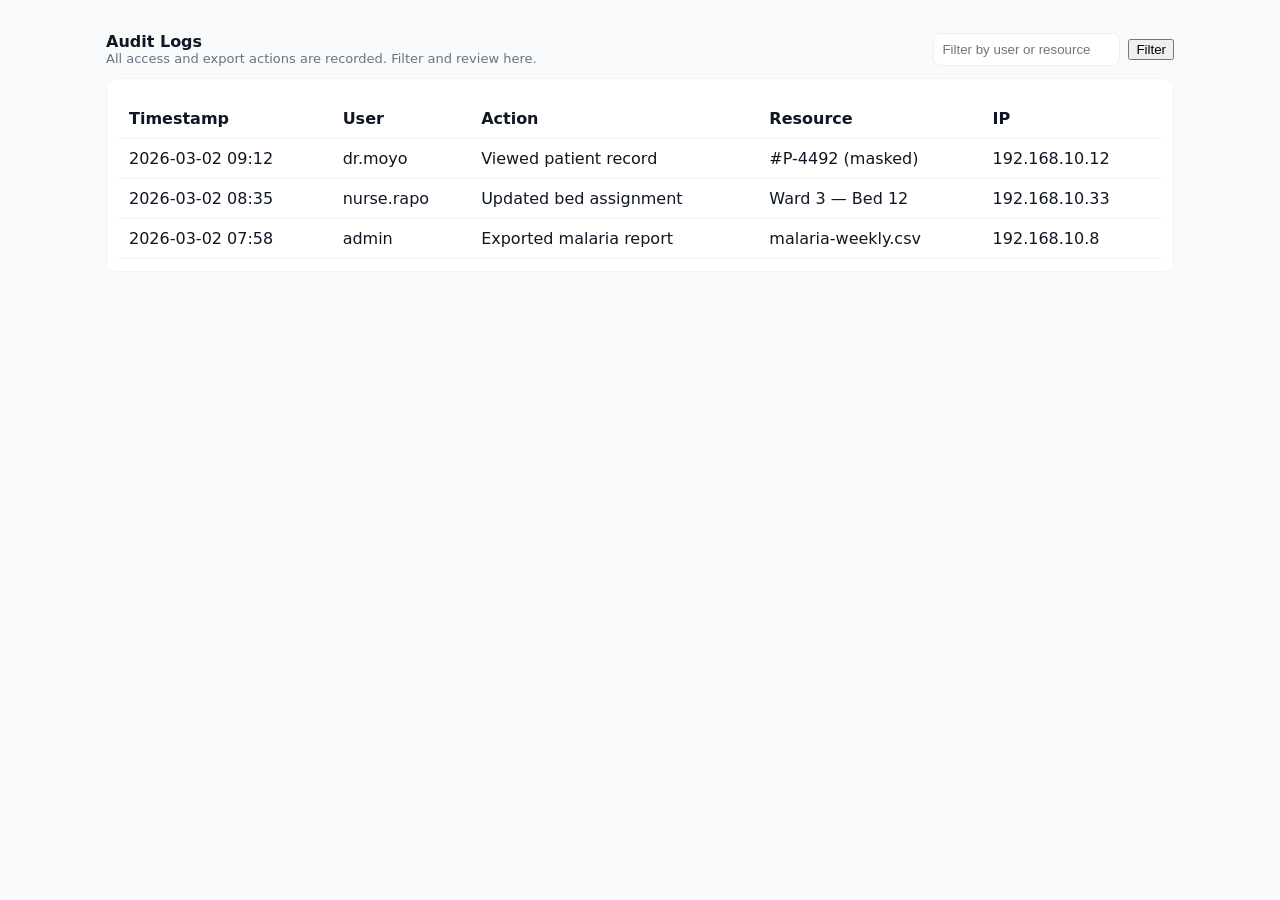
<file: audit-logs.html>
<!doctype html>
<html lang="en">
<head>
<meta charset="utf-8"/>
<meta name="viewport" content="width=device-width,initial-scale=1"/>
<title>BDH — Audit Logs</title>
<link href="https://cdnjs.cloudflare.com/ajax/libs/font-awesome/6.5.1/css/all.min.css" rel="stylesheet">
<style>
:root{--bg:#f9fafb;--card:#fff;--muted:#6b7280}
*{box-sizing:border-box}body{margin:0;font-family:Inter,system-ui,Arial;background:var(--bg);color:#0f1724}
.container{max-width:1100px;margin:16px auto;padding:16px}
.header{display:flex;justify-content:space-between;align-items:center;margin-bottom:12px}
.card{background:var(--card);padding:12px;border-radius:10px;border:1px solid rgba(2,6,23,0.04)}
.table{width:100%;border-collapse:collapse;margin-top:8px}
.table th,.table td{padding:10px;border-bottom:1px solid rgba(15,23,36,0.04);text-align:left}
.filter{display:flex;gap:8px;align-items:center}
@media(max-width:700px){.filter{flex-direction:column;align-items:stretch}}
</style>
</head>
<body>
  <div class="container">
    <div class="header">
      <div>
        <div style="font-weight:800">Audit Logs</div>
        <div style="color:var(--muted);font-size:13px">All access and export actions are recorded. Filter and review here.</div>
      </div>
      <div class="filter">
        <input class="input" placeholder="Filter by user or resource" style="padding:8px;border-radius:8px;border:1px solid rgba(2,6,23,0.06)" />
        <button class="btn" onclick="alert('Filter demo')">Filter</button>
      </div>
    </div>

    <div class="card">
      <table class="table" aria-label="logs">
        <thead><tr><th>Timestamp</th><th>User</th><th>Action</th><th>Resource</th><th>IP</th></tr></thead>
        <tbody>
          <tr><td>2026-03-02 09:12</td><td>dr.moyo</td><td>Viewed patient record</td><td>#P-4492 (masked)</td><td>192.168.10.12</td></tr>
          <tr><td>2026-03-02 08:35</td><td>nurse.rapo</td><td>Updated bed assignment</td><td>Ward 3 — Bed 12</td><td>192.168.10.33</td></tr>
          <tr><td>2026-03-02 07:58</td><td>admin</td><td>Exported malaria report</td><td>malaria-weekly.csv</td><td>192.168.10.8</td></tr>
        </tbody>
      </table>
    </div>
  </div>
</body>
</html>
</file>
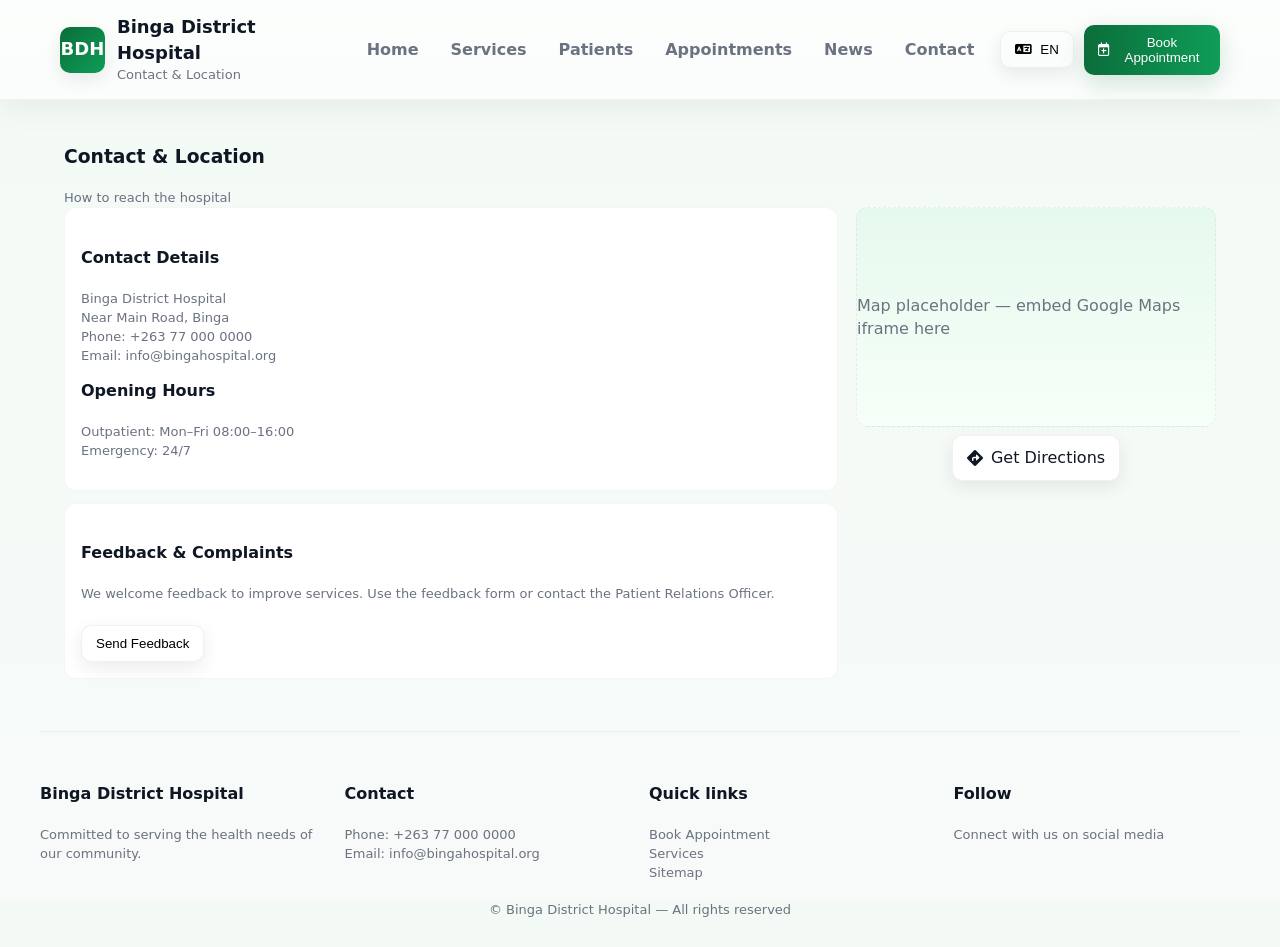
<file: contact.html>
<!DOCTYPE html>
<html lang="en">
<head>
  <meta charset="utf-8" />
  <meta name="viewport" content="width=device-width,initial-scale=1" />
  <title>Binga District Hospital — Contact & Location</title>
  <link rel="stylesheet" href="https://cdnjs.cloudflare.com/ajax/libs/font-awesome/6.5.1/css/all.min.css">
  <style>
    /* Same CSS */
    :root{--brand:#0b6d3a;--accent:#0f9d58;--muted:#6b7280;--bg:#f7faf9;--card:#ffffff;--glass: rgba(255,255,255,0.6);--max-width:1200px;--radius:12px;--shadow: 0 6px 18px rgba(13, 14, 16, 0.08);--glass-shadow: 0 8px 30px rgba(13,14,16,0.06);--transition: 220ms cubic-bezier(.2,.9,.3,1);font-family: Inter, ui-sans-serif, system-ui, -apple-system, "Segoe UI", Roboto, "Helvetica Neue", Arial;}
    *{box-sizing:border-box}html,body{height:100%}body{margin:0;background:linear-gradient(180deg,#f3faf5 0%, #f7faf9 100%);color:#0f1724;-webkit-font-smoothing:antialiased;-moz-osx-font-smoothing:grayscale;line-height:1.45;padding-bottom:48px}
    a{color:inherit;text-decoration:none}.container{max-width:var(--max-width);margin:0 auto;padding:24px;}
    header.site-header{position:sticky;top:0;z-index:60;backdrop-filter: blur(6px);background:linear-gradient(180deg, rgba(255,255,255,0.75), rgba(255,255,255,0.6));box-shadow:var(--glass-shadow);border-bottom:1px solid rgba(15,23,36,0.04);}
    .header-inner{display:flex;align-items:center;justify-content:space-between;gap:16px;max-width:var(--max-width);margin:0 auto;padding:14px 20px;}
    .brand{display:flex;align-items:center;gap:12px}.brand .logo{width:46px;height:46px;border-radius:10px;background:linear-gradient(135deg,var(--brand),var(--accent));display:flex;align-items:center;justify-content:center;color:white;font-weight:700;font-size:18px;box-shadow:var(--shadow)}.brand h1{font-size:18px;margin:0}
    .top-ctas{display:flex;align-items:center;gap:10px}.btn{display:inline-flex;align-items:center;gap:8px;padding:10px 14px;border-radius:10px;background:var(--card);border:1px solid rgba(15,23,36,0.06);box-shadow:var(--shadow);cursor:pointer;transition:transform var(--transition),box-shadow var(--transition);} .btn:hover{transform:translateY(-3px)} .btn-primary{background:linear-gradient(90deg,var(--brand),var(--accent));color:white;border:none;box-shadow: 0 8px 24px rgba(11,109,58,0.18)} .btn-ghost{background:transparent;border:1px solid rgba(15,23,36,0.06)}
    nav.main-nav{display:flex;align-items:center;gap:16px}.nav-links{display:flex;gap:12px;align-items:center}.nav-links a{padding:8px 10px;border-radius:8px;color:var(--muted);font-weight:600}.nav-links a:hover{background:rgba(15,23,36,0.04);color:var(--brand)}.hamburger{display:none;background:transparent;border:none;font-size:20px}
    .contact-grid{display:grid;grid-template-columns:1fr 360px;gap:18px}.map-placeholder{background:linear-gradient(180deg,#e6f9ee,#f6fff8);height:220px;border-radius:12px;border:1px dashed rgba(15,23,36,0.06);display:flex;align-items:center;justify-content:center;color:var(--muted)}.contact-card{background:var(--card);padding:16px;border-radius:12px;border:1px solid rgba(15,23,36,0.04)}
    footer.site-footer{margin-top:28px;background:transparent;padding:28px 0;border-top:1px solid rgba(15,23,36,0.04)}.footer-grid{display:grid;grid-template-columns:repeat(4,1fr);gap:18px}.small{font-size:13px;color:var(--muted)}
    .modal-backdrop{position:fixed;inset:0;background:rgba(2,6,23,0.45);display:none;align-items:center;justify-content:center;z-index:120}.modal{background:var(--card);padding:20px;border-radius:12px;max-width:540px;width:94%;box-shadow:var(--glass-shadow)}.modal.open{display:flex}.form-row{display:flex;gap:10px}.form-row .col{flex:1}input,textarea,select{font-family:inherit}.input{width:100%;padding:10px;border-radius:8px;border:1px solid rgba(15,23,36,0.06)}textarea{min-height:100px}
    @media(max-width:1024px){.contact-grid{grid-template-columns:1fr}.footer-grid{grid-template-columns:repeat(2,1fr)}}@media(max-width:720px){.nav-links{display:none}.hamburger{display:inline-block}.footer-grid{grid-template-columns:1fr}}
  </style>
</head>
<body>
  <header class="site-header" role="banner">
    <div class="header-inner">
      <div class="brand">
        <div class="logo">BDH</div>
        <div>
          <h1>Binga District Hospital</h1>
          <div class="small">Contact & Location</div>
        </div>
      </div>

      <nav class="main-nav" role="navigation" aria-label="Main navigation">
        <div class="nav-links" id="navLinks">
          <a href="index.html">Home</a>
          <a href="services.html">Services</a>
          <a href="patients.html">Patients</a>
          <a href="appointments.html">Appointments</a>
          <a href="news.html">News</a>
          <a href="contact.html">Contact</a>
        </div>

        <div class="top-ctas">
          <button class="btn btn-ghost"><i class="fa-solid fa-language"></i> EN</button>
          <button class="btn btn-primary" id="openAppointment"><i class="fa-regular fa-calendar-plus"></i> Book Appointment</button>
          <button class="hamburger" id="mobileNavBtn"><i class="fa-solid fa-bars"></i></button>
        </div>
      </nav>
    </div>
  </header>

  <main class="container">
    <section class="section">
      <div class="section-header">
        <h3>Contact & Location</h3>
        <div class="small">How to reach the hospital</div>
      </div>

      <div class="contact-grid">
        <div>
          <div class="contact-card">
            <h4>Contact Details</h4>
            <p class="small">Binga District Hospital<br>Near Main Road, Binga<br>Phone: +263 77 000 0000<br>Email: info@bingahospital.org</p>
            <h4 style="margin-top:8px">Opening Hours</h4>
            <p class="small">Outpatient: Mon–Fri 08:00–16:00<br>Emergency: 24/7</p>
          </div>

          <div style="margin-top:12px" class="contact-card">
            <h4>Feedback & Complaints</h4>
            <p class="small">We welcome feedback to improve services. Use the feedback form or contact the Patient Relations Officer.</p>
            <button class="btn" style="margin-top:8px">Send Feedback</button>
          </div>
        </div>

        <div>
          <div class="map-placeholder">Map placeholder — embed Google Maps iframe here</div>
          <div style="margin-top:8px;text-align:center">
            <a class="btn" href="#" style="display:inline-flex;align-items:center"><i class="fa-solid fa-directions"></i> Get Directions</a>
          </div>
        </div>
      </div>
    </section>
  </main>

  <footer class="site-footer container" role="contentinfo">
    <div class="footer-grid">
      <div>
        <h4>Binga District Hospital</h4>
        <div class="small">Committed to serving the health needs of our community.</div>
      </div>

      <div>
        <h4>Contact</h4>
        <div class="small">Phone: +263 77 000 0000<br>Email: info@bingahospital.org</div>
      </div>

      <div>
        <h4>Quick links</h4>
        <div class="small">
          <a href="appointments.html">Book Appointment</a><br>
          <a href="services.html">Services</a><br>
          <a href="index.html#sitemap">Sitemap</a>
        </div>
      </div>

      <div>
        <h4>Follow</h4>
        <div class="small">Connect with us on social media</div>
      </div>
    </div>

    <div style="margin-top:18px;text-align:center" class="small">© Binga District Hospital — All rights reserved</div>
  </footer>

  <div class="modal-backdrop" id="modalBackdrop" aria-hidden="true">
    <div class="modal" role="dialog" aria-modal="true" aria-labelledby="modalTitle">
      <h3 id="modalTitle">Request an Appointment</h3>
      <p class="small">Complete this form and we will contact you to confirm.</p>
      <form onsubmit="return false;" style="display:flex;flex-direction:column;gap:10px;margin-top:8px">
        <div class="form-row">
          <input class="input col" placeholder="Full name" />
          <input class="input col" placeholder="Phone number" />
        </div>
        <select class="input">
          <option>Select Department</option>
          <option>Outpatients</option>
          <option>Maternity</option>
          <option>Laboratory</option>
        </select>
        <div class="form-row">
          <input class="input col" placeholder="Preferred date" />
          <input class="input col" placeholder="Preferred time" />
        </div>
        <textarea class="input" placeholder="Brief reason for visit (optional)"></textarea>
        <div style="display:flex;gap:8px;justify-content:flex-end">
          <button class="btn" id="closeModal">Cancel</button>
          <button class="btn btn-primary">Send Request</button>
        </div>
      </form>
    </div>
  </div>

  <script>
    const mobileBtn = document.getElementById('mobileNavBtn');
    const navLinks = document.getElementById('navLinks');
    mobileBtn && mobileBtn.addEventListener('click', () => {
      const shown = navLinks.style.display === 'flex';
      navLinks.style.display = shown ? 'none' : 'flex';
      navLinks.style.flexDirection = 'column';
      navLinks.style.position = 'absolute';
      navLinks.style.right = '20px';
      navLinks.style.top = '68px';
      navLinks.style.background = 'white';
      navLinks.style.padding = '12px';
      navLinks.style.borderRadius = '10px';
      navLinks.style.boxShadow = 'var(--glass-shadow)';
    });

    const modal = document.getElementById('modalBackdrop');
    const openBtn = document.getElementById('openAppointment');
    const closeBtn = document.getElementById('closeModal');
    openBtn && openBtn.addEventListener('click', () => { modal.style.display = 'flex'; modal.setAttribute('aria-hidden','false'); });
    closeBtn && closeBtn.addEventListener('click', () => { modal.style.display = 'none'; modal.setAttribute('aria-hidden','true'); });
    modal && modal.addEventListener('click', (e) => { if (e.target === modal) { modal.style.display = 'none'; modal.setAttribute('aria-hidden','true'); }});
  </script>
</body>
</html>
</file>
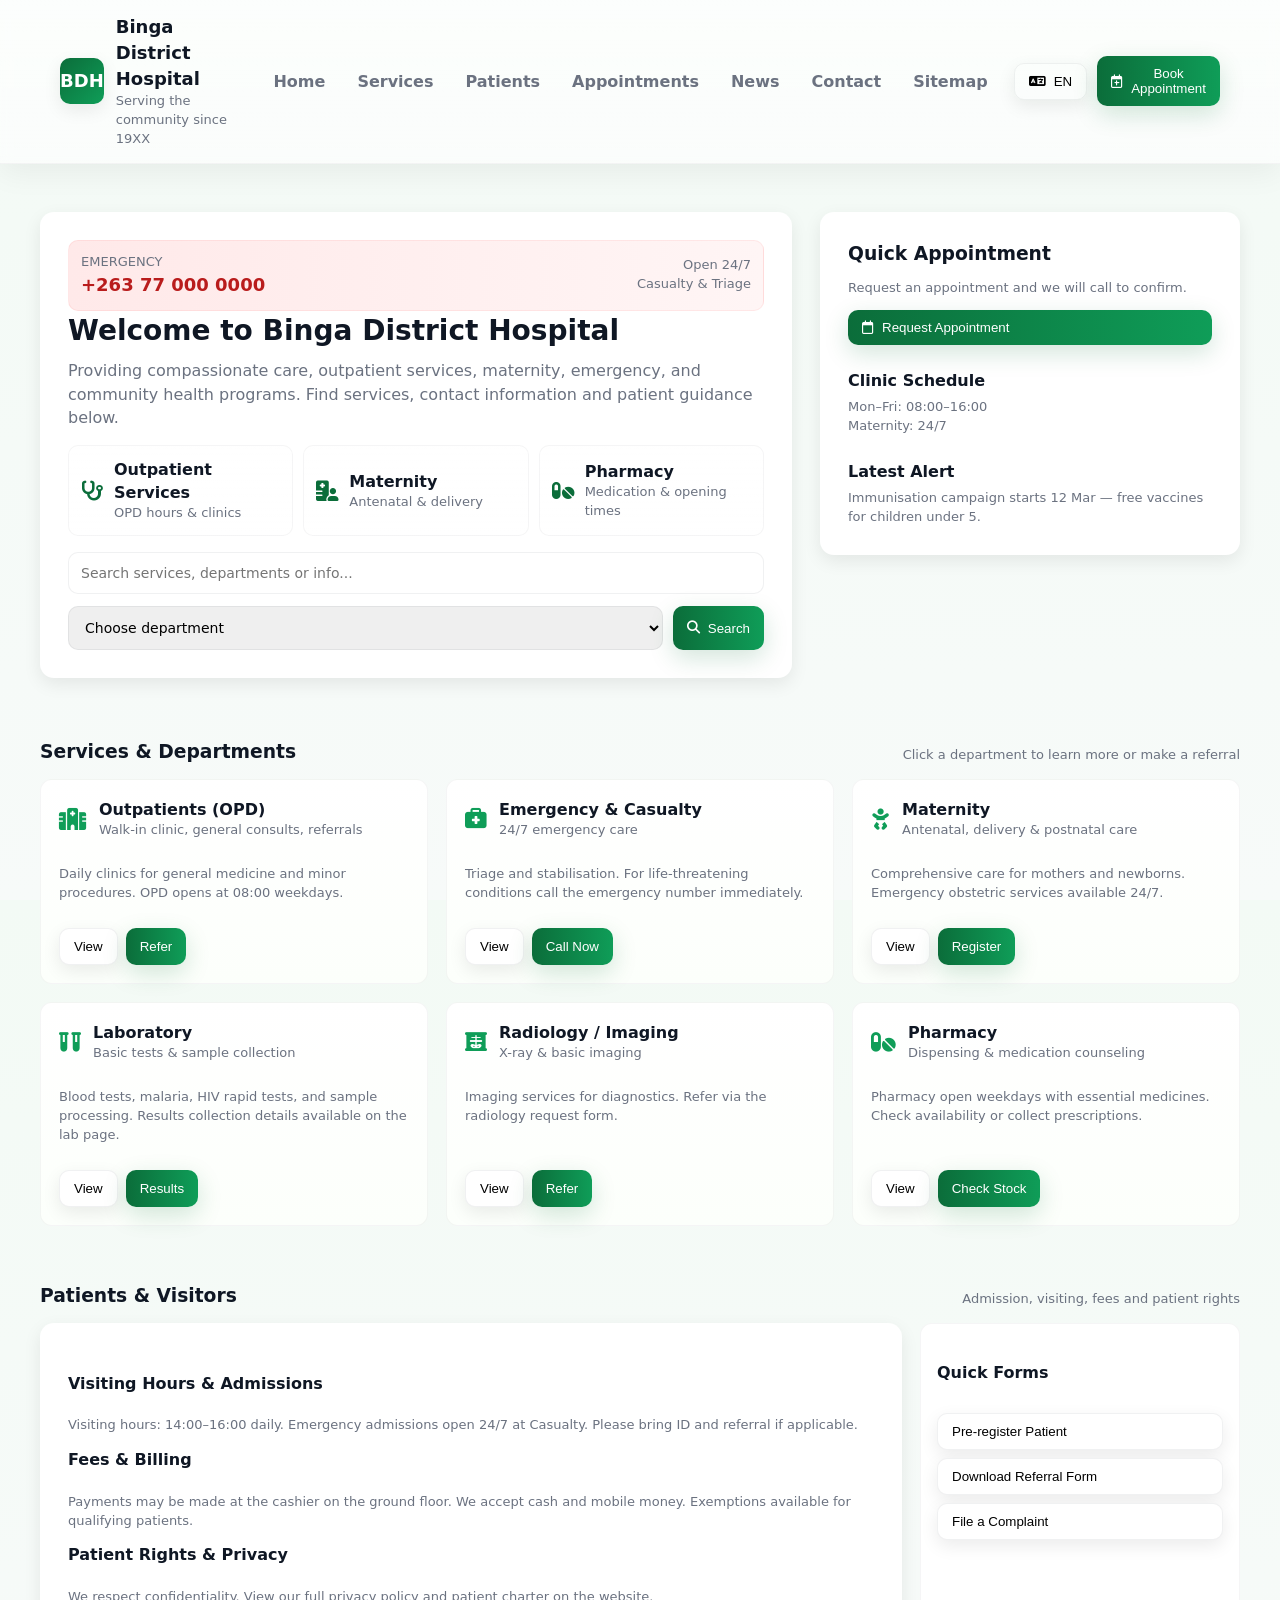
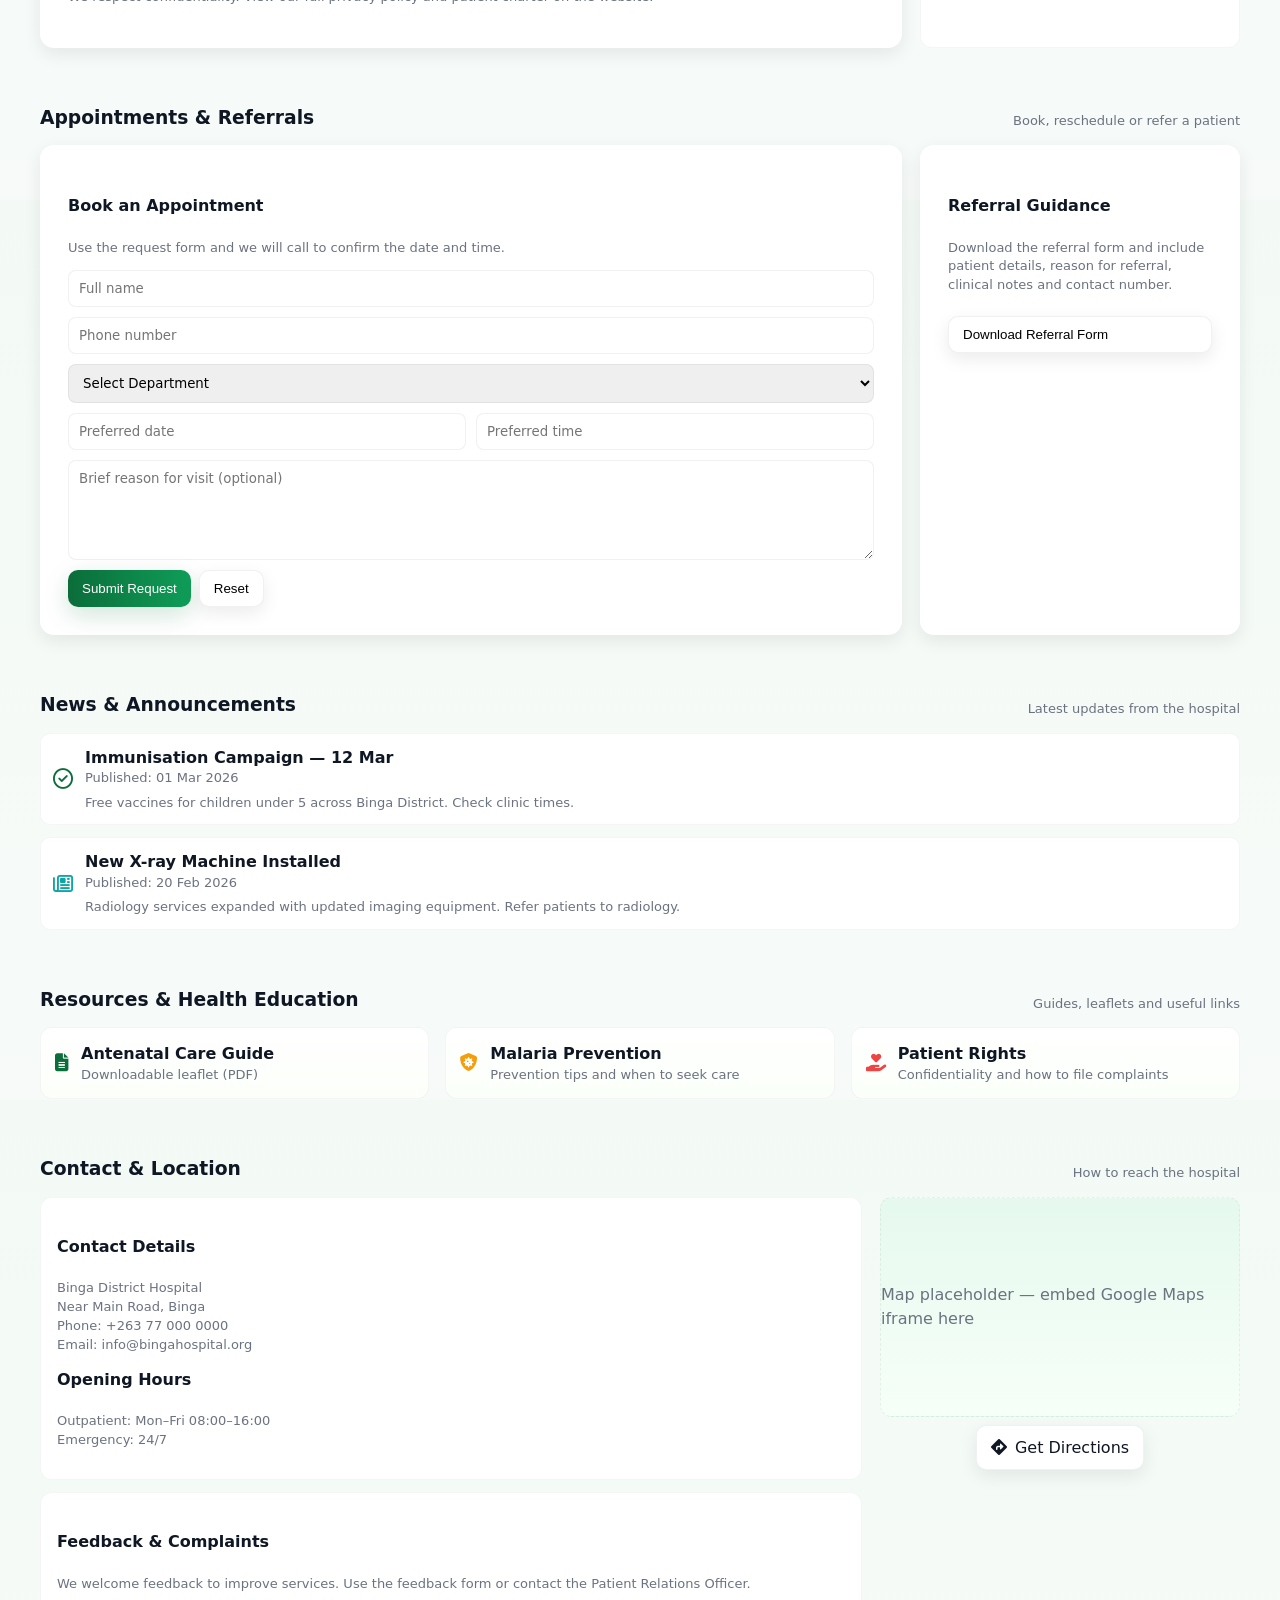
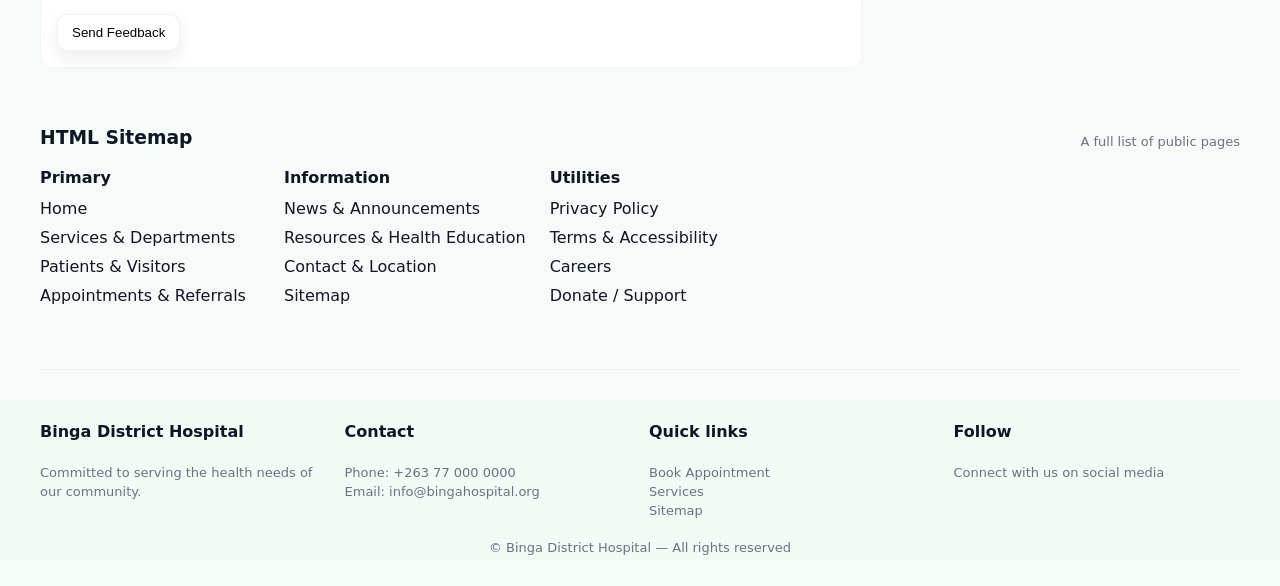
<file: dashboard.html>
<!DOCTYPE html>
<html lang="en">
<head>
  <meta charset="utf-8" />
  <meta name="viewport" content="width=device-width,initial-scale=1" />
  <title>Binga District Hospital — Website Template</title>

  <!-- Font Awesome icons (CDN) -->
  <link rel="stylesheet" href="https://cdnjs.cloudflare.com/ajax/libs/font-awesome/6.5.1/css/all.min.css">
  
  <style>
    /* Reset & base */
    :root{
      --brand:#0b6d3a;
      --accent:#0f9d58;
      --muted:#6b7280;
      --bg:#f7faf9;
      --card:#ffffff;
      --glass: rgba(255,255,255,0.6);
      --max-width:1200px;
      --radius:12px;
      --shadow: 0 6px 18px rgba(13, 14, 16, 0.08);
      --glass-shadow: 0 8px 30px rgba(13,14,16,0.06);
      --transition: 220ms cubic-bezier(.2,.9,.3,1);
      font-family: Inter, ui-sans-serif, system-ui, -apple-system, "Segoe UI", Roboto, "Helvetica Neue", Arial;
    }
    *{box-sizing:border-box}
    html,body{height:100%}
    body{
      margin:0;
      background:linear-gradient(180deg,#f3faf5 0%, #f7faf9 100%);
      color:#0f1724;
      -webkit-font-smoothing:antialiased;
      -moz-osx-font-smoothing:grayscale;
      line-height:1.45;
      padding-bottom:48px;
    }
    a{color:inherit;text-decoration:none}
    .container{max-width:var(--max-width);margin:0 auto;padding:24px;}
    
    /* Header */
    header.site-header{
      position:sticky;top:0;z-index:60;
      backdrop-filter: blur(6px);
      background:linear-gradient(180deg, rgba(255,255,255,0.75), rgba(255,255,255,0.6));
      box-shadow:var(--glass-shadow);
      border-bottom:1px solid rgba(15,23,36,0.04);
    }
    .header-inner{display:flex;align-items:center;justify-content:space-between;gap:16px;max-width:var(--max-width);margin:0 auto;padding:14px 20px;}
    .brand{display:flex;align-items:center;gap:12px}
    .brand .logo{
      width:46px;height:46px;border-radius:10px;background:linear-gradient(135deg,var(--brand),var(--accent));display:flex;align-items:center;justify-content:center;color:white;font-weight:700;font-size:18px;box-shadow:var(--shadow)
    }
    .brand h1{font-size:18px;margin:0}
    .top-ctas{display:flex;align-items:center;gap:10px}
    .btn{display:inline-flex;align-items:center;gap:8px;padding:10px 14px;border-radius:10px;background:var(--card);border:1px solid rgba(15,23,36,0.06);box-shadow:var(--shadow);cursor:pointer;transition:transform var(--transition),box-shadow var(--transition);}
    .btn:hover{transform:translateY(-3px)}
    .btn-primary{background:linear-gradient(90deg,var(--brand),var(--accent));color:white;border:none;box-shadow: 0 8px 24px rgba(11,109,58,0.18)}
    .btn-ghost{background:transparent;border:1px solid rgba(15,23,36,0.06)}
    
    /* Nav */
    nav.main-nav{display:flex;align-items:center;gap:16px}
    .nav-links{display:flex;gap:12px;align-items:center}
    .nav-links a{padding:8px 10px;border-radius:8px;color:var(--muted);font-weight:600}
    .nav-links a:hover{background:rgba(15,23,36,0.04);color:var(--brand)}
    .hamburger{display:none;background:transparent;border:none;font-size:20px}
    
    /* Hero */
    .hero{padding:48px 0 32px}
    .hero-grid{display:grid;grid-template-columns:1fr 420px;gap:28px;align-items:start}
    .hero-card{background:var(--card);padding:28px;border-radius:14px;box-shadow:var(--shadow)}
    .hero h2{margin:0 0 8px;font-size:28px}
    .hero p{color:var(--muted);margin:0 0 16px}
    .emergency{display:flex;gap:14px;align-items:center;padding:12px;border-radius:10px;background:linear-gradient(90deg,#ffe9e9,#fff5f5);border:1px solid rgba(255,10,10,0.06)}
    .emergency .number{font-weight:800;color:#b91c1c;font-size:18px}
    .quick-links{display:flex;flex-wrap:wrap;gap:10px;margin-top:12px}
    .quick-card{flex:1 1 140px;min-width:120px;background:linear-gradient(180deg,var(--glass), #fff);padding:12px;border-radius:10px;border:1px solid rgba(15,23,36,0.04);display:flex;gap:10px;align-items:center}
    .quick-card i{font-size:20px;color:var(--brand)}
    .hero-form{display:flex;flex-direction:column;gap:12px}
    .search, .select{
      width:100%;padding:12px;border-radius:10px;border:1px solid rgba(15,23,36,0.06);font-size:14px;
    }
    
    /* Sections */
    .section{padding:28px 0}
    .section-header{display:flex;align-items:end;justify-content:space-between;gap:14px;margin-bottom:14px}
    .section-header h3{margin:0}
    .grid-departments{display:grid;grid-template-columns:repeat(3,1fr);gap:18px}
    .dept-card{background:linear-gradient(180deg,var(--card),#fcfffb);padding:18px;border-radius:12px;border:1px solid rgba(15,23,36,0.04);transition:transform var(--transition),box-shadow var(--transition);display:flex;flex-direction:column;gap:12px}
    .dept-card:hover{transform:translateY(-6px);box-shadow:var(--glass-shadow)}
    .dept-card i{font-size:22px;color:var(--accent)}
    .dept-card h4{margin:0}
    .dept-meta{color:var(--muted);font-size:13px}
    
    .news-list{display:grid;gap:12px}
    .news-item{display:flex;gap:12px;align-items:center;background:var(--card);padding:12px;border-radius:10px;border:1px solid rgba(15,23,36,0.04)}
    .news-item .meta{color:var(--muted);font-size:13px}
    
    /* Resources */
    .resources-grid{display:grid;grid-template-columns:repeat(3,1fr);gap:16px}
    .resource{background:linear-gradient(180deg,#fff,#fbfff9);padding:14px;border-radius:12px;border:1px solid rgba(15,23,36,0.04);display:flex;gap:12px;align-items:center}
    
    /* Contact */
    .contact-grid{display:grid;grid-template-columns:1fr 360px;gap:18px}
    .map-placeholder{background:linear-gradient(180deg,#e6f9ee,#f6fff8);height:220px;border-radius:12px;border:1px dashed rgba(15,23,36,0.06);display:flex;align-items:center;justify-content:center;color:var(--muted)}
    .contact-card{background:var(--card);padding:16px;border-radius:12px;border:1px solid rgba(15,23,36,0.04)}
    
    /* Footer */
    footer.site-footer{margin-top:28px;background:transparent;padding:28px 0;border-top:1px solid rgba(15,23,36,0.04)}
    .footer-grid{display:grid;grid-template-columns:repeat(4,1fr);gap:18px}
    .small{font-size:13px;color:var(--muted)}
    
    /* Sitemap page */
    .sitemap-list{display:flex;gap:24px;flex-wrap:wrap}
    .sitemap-col{min-width:220px}
    .sitemap-col h4{margin:0 0 8px}
    .sitemap-col ul{list-style:none;padding:0;margin:0}
    .sitemap-col li{margin-bottom:6px}
    
    /* Modal (appointment) */
    .modal-backdrop{position:fixed;inset:0;background:rgba(2,6,23,0.45);display:none;align-items:center;justify-content:center;z-index:120}
    .modal{background:var(--card);padding:20px;border-radius:12px;max-width:540px;width:94%;box-shadow:var(--glass-shadow)}
    .modal.open{display:flex}
    .form-row{display:flex;gap:10px}
    .form-row .col{flex:1}
    input,textarea,select{font-family:inherit}
    .input{width:100%;padding:10px;border-radius:8px;border:1px solid rgba(15,23,36,0.06)}
    textarea{min-height:100px}
    
    /* Responsive */
    @media(max-width:1024px){
      .hero-grid{grid-template-columns:1fr 360px}
      .grid-departments{grid-template-columns:repeat(2,1fr)}
      .resources-grid{grid-template-columns:repeat(2,1fr)}
      .contact-grid{grid-template-columns:1fr}
      .footer-grid{grid-template-columns:repeat(2,1fr)}
    }
    @media(max-width:720px){
      .nav-links{display:none}
      .hamburger{display:inline-block}
      .hero-grid{grid-template-columns:1fr}
      .grid-departments{grid-template-columns:1fr}
      .resources-grid{grid-template-columns:1fr}
      .footer-grid{grid-template-columns:1fr}
      .header-inner{padding:10px 14px}
      .brand h1{font-size:16px}
      .hero{padding:18px 0}
      .hero h2{font-size:20px}
      .hero p{font-size:14px}
      .top-ctas .btn{padding:8px 10px;font-size:14px}
    }
  </style>
</head>
<body>
  <!-- Header -->
  <header class="site-header" role="banner">
    <div class="header-inner">
      <div class="brand">
        <div class="logo">BDH</div>
        <div>
          <h1>Binga District Hospital</h1>
          <div class="small">Serving the community since 19XX</div>
        </div>
      </div>

      <nav class="main-nav" role="navigation" aria-label="Main navigation">
        <div class="nav-links" id="navLinks">
          <a href="#home">Home</a>
          <a href="#services">Services</a>
          <a href="#patients">Patients</a>
          <a href="#appointments">Appointments</a>
          <a href="#news">News</a>
          <a href="#contact">Contact</a>
          <a href="#sitemap">Sitemap</a>
        </div>

        <div class="top-ctas">
          <button class="btn btn-ghost" id="langToggle"><i class="fa-solid fa-language"></i> EN</button>
          <button class="btn btn-primary" id="openAppointment"><i class="fa-regular fa-calendar-plus"></i> Book Appointment</button>
          <button class="hamburger" id="mobileNavBtn" aria-label="Open menu"><i class="fa-solid fa-bars"></i></button>
        </div>
      </nav>
    </div>
  </header>

  <main>
    <section class="hero container" id="home">
      <div class="hero-grid">
        <div class="hero-card">
          <div class="emergency">
            <div>
              <div class="small">EMERGENCY</div>
              <div class="number">+263 77 000 0000</div>
            </div>
            <div style="margin-left:auto;text-align:right">
              <div class="small">Open 24/7</div>
              <div class="small">Casualty & Triage</div>
            </div>
          </div>

          <h2>Welcome to Binga District Hospital</h2>
          <p>Providing compassionate care, outpatient services, maternity, emergency, and community health programs. Find services, contact information and patient guidance below.</p>

          <div class="quick-links" role="list">
            <div class="quick-card" role="listitem">
              <i class="fa-solid fa-stethoscope"></i>
              <div>
                <div style="font-weight:700">Outpatient Services</div>
                <div class="small">OPD hours & clinics</div>
              </div>
            </div>
            <div class="quick-card" role="listitem">
              <i class="fa-solid fa-hospital-user"></i>
              <div>
                <div style="font-weight:700">Maternity</div>
                <div class="small">Antenatal & delivery</div>
              </div>
            </div>
            <div class="quick-card" role="listitem">
              <i class="fa-solid fa-pills"></i>
              <div>
                <div style="font-weight:700">Pharmacy</div>
                <div class="small">Medication & opening times</div>
              </div>
            </div>
          </div>

          <div style="margin-top:16px">
            <form class="hero-form" onsubmit="return false;">
              <input class="search" placeholder="Search services, departments or info..." />
              <div style="display:flex;gap:10px">
                <select class="select">
                  <option>Choose department</option>
                  <option>Outpatients</option>
                  <option>Maternity</option>
                  <option>Emergency</option>
                  <option>Laboratory</option>
                </select>
                <button class="btn btn-primary" id="ctaSearch"><i class="fa-solid fa-magnifying-glass"></i> Search</button>
              </div>
            </form>
          </div>
        </div>

        <aside>
          <div class="hero-card" style="display:flex;flex-direction:column;gap:12px">
            <h3 style="margin:0">Quick Appointment</h3>
            <p class="small" style="margin:0">Request an appointment and we will call to confirm.</p>
            <button class="btn btn-primary" id="openAppointment2"><i class="fa-regular fa-calendar"></i> Request Appointment</button>
            
            <div style="margin-top:12px">
              <h4 style="margin:0 0 6px">Clinic Schedule</h4>
              <div class="small">Mon–Fri: 08:00–16:00<br/>Maternity: 24/7</div>
            </div>

            <div style="margin-top:12px">
              <h4 style="margin:0 0 6px">Latest Alert</h4>
              <div class="small">Immunisation campaign starts 12 Mar — free vaccines for children under 5.</div>
            </div>
          </div>
        </aside>
      </div>
    </section>

    <!-- Services -->
    <section class="section container" id="services">
      <div class="section-header">
        <h3>Services & Departments</h3>
        <div class="small">Click a department to learn more or make a referral</div>
      </div>

      <div class="grid-departments">
        <article class="dept-card">
          <div style="display:flex;align-items:center;gap:12px">
            <i class="fa-solid fa-hospital"></i>
            <div>
              <h4>Outpatients (OPD)</h4>
              <div class="dept-meta">Walk-in clinic, general consults, referrals</div>
            </div>
          </div>
          <p class="small">Daily clinics for general medicine and minor procedures. OPD opens at 08:00 weekdays.</p>
          <div style="margin-top:auto;display:flex;gap:8px">
            <button class="btn">View</button>
            <button class="btn btn-primary">Refer</button>
          </div>
        </article>

        <article class="dept-card">
          <div style="display:flex;align-items:center;gap:12px">
            <i class="fa-solid fa-briefcase-medical"></i>
            <div>
              <h4>Emergency & Casualty</h4>
              <div class="dept-meta">24/7 emergency care</div>
            </div>
          </div>
          <p class="small">Triage and stabilisation. For life-threatening conditions call the emergency number immediately.</p>
          <div style="margin-top:auto;display:flex;gap:8px">
            <button class="btn">View</button>
            <button class="btn btn-primary">Call Now</button>
          </div>
        </article>

        <article class="dept-card">
          <div style="display:flex;align-items:center;gap:12px">
            <i class="fa-solid fa-baby"></i>
            <div>
              <h4>Maternity</h4>
              <div class="dept-meta">Antenatal, delivery & postnatal care</div>
            </div>
          </div>
          <p class="small">Comprehensive care for mothers and newborns. Emergency obstetric services available 24/7.</p>
          <div style="margin-top:auto;display:flex;gap:8px">
            <button class="btn">View</button>
            <button class="btn btn-primary">Register</button>
          </div>
        </article>

        <article class="dept-card">
          <div style="display:flex;align-items:center;gap:12px">
            <i class="fa-solid fa-vials"></i>
            <div>
              <h4>Laboratory</h4>
              <div class="dept-meta">Basic tests & sample collection</div>
            </div>
          </div>
          <p class="small">Blood tests, malaria, HIV rapid tests, and sample processing. Results collection details available on the lab page.</p>
          <div style="margin-top:auto;display:flex;gap:8px">
            <button class="btn">View</button>
            <button class="btn btn-primary">Results</button>
          </div>
        </article>

        <article class="dept-card">
          <div style="display:flex;align-items:center;gap:12px">
            <i class="fa-solid fa-x-ray"></i>
            <div>
              <h4>Radiology / Imaging</h4>
              <div class="dept-meta">X-ray & basic imaging</div>
            </div>
          </div>
          <p class="small">Imaging services for diagnostics. Refer via the radiology request form.</p>
          <div style="margin-top:auto;display:flex;gap:8px">
            <button class="btn">View</button>
            <button class="btn btn-primary">Refer</button>
          </div>
        </article>

        <article class="dept-card">
          <div style="display:flex;align-items:center;gap:12px">
            <i class="fa-solid fa-pills"></i>
            <div>
              <h4>Pharmacy</h4>
              <div class="dept-meta">Dispensing & medication counseling</div>
            </div>
          </div>
          <p class="small">Pharmacy open weekdays with essential medicines. Check availability or collect prescriptions.</p>
          <div style="margin-top:auto;display:flex;gap:8px">
            <button class="btn">View</button>
            <button class="btn btn-primary">Check Stock</button>
          </div>
        </article>
      </div>
    </section>

    <!-- Patients & Visitors -->
    <section class="section container" id="patients">
      <div class="section-header">
        <h3>Patients & Visitors</h3>
        <div class="small">Admission, visiting, fees and patient rights</div>
      </div>

      <div style="display:grid;grid-template-columns:1fr 320px;gap:18px">
        <div class="hero-card">
          <h4>Visiting Hours & Admissions</h4>
          <p class="small">Visiting hours: 14:00–16:00 daily. Emergency admissions open 24/7 at Casualty. Please bring ID and referral if applicable.</p>
          <h4 style="margin-top:12px">Fees & Billing</h4>
          <p class="small">Payments may be made at the cashier on the ground floor. We accept cash and mobile money. Exemptions available for qualifying patients.</p>

          <h4 style="margin-top:12px">Patient Rights & Privacy</h4>
          <p class="small">We respect confidentiality. View our full privacy policy and patient charter on the website.</p>
        </div>

        <aside class="contact-card">
          <h4>Quick Forms</h4>
          <button class="btn" style="width:100%;margin-top:8px">Pre-register Patient</button>
          <button class="btn" style="width:100%;margin-top:8px">Download Referral Form</button>
          <button class="btn" style="width:100%;margin-top:8px">File a Complaint</button>
        </aside>
      </div>
    </section>

    <!-- Appointments -->
    <section class="section container" id="appointments">
      <div class="section-header">
        <h3>Appointments & Referrals</h3>
        <div class="small">Book, reschedule or refer a patient</div>
      </div>

      <div style="display:flex;gap:18px;flex-wrap:wrap">
        <div class="hero-card" style="flex:1;min-width:320px">
          <h4>Book an Appointment</h4>
          <p class="small">Use the request form and we will call to confirm the date and time.</p>
          <form onsubmit="return false;" style="display:flex;flex-direction:column;gap:10px;margin-top:8px">
            <input class="input" placeholder="Full name" />
            <input class="input" placeholder="Phone number" />
            <select class="input">
              <option>Select Department</option>
              <option>Outpatients</option>
              <option>Maternity</option>
              <option>Laboratory</option>
            </select>
            <div style="display:flex;gap:10px">
              <input class="input" placeholder="Preferred date" />
              <input class="input" placeholder="Preferred time" />
            </div>
            <textarea class="input" placeholder="Brief reason for visit (optional)"></textarea>
            <div style="display:flex;gap:8px">
              <button class="btn btn-primary">Submit Request</button>
              <button class="btn">Reset</button>
            </div>
          </form>
        </div>

        <div class="hero-card" style="width:320px">
          <h4>Referral Guidance</h4>
          <p class="small">Download the referral form and include patient details, reason for referral, clinical notes and contact number.</p>
          <button class="btn" style="width:100%;margin-top:8px">Download Referral Form</button>
        </div>
      </div>
    </section>

    <!-- News -->
    <section class="section container" id="news">
      <div class="section-header">
        <h3>News & Announcements</h3>
        <div class="small">Latest updates from the hospital</div>
      </div>

      <div class="news-list">
        <div class="news-item">
          <i class="fa-regular fa-circle-check" style="font-size:20px;color:var(--brand)"></i>
          <div>
            <div style="font-weight:700">Immunisation Campaign — 12 Mar</div>
            <div class="meta small">Published: 01 Mar 2026</div>
            <div class="small" style="margin-top:6px">Free vaccines for children under 5 across Binga District. Check clinic times.</div>
          </div>
        </div>

        <div class="news-item">
          <i class="fa-regular fa-newspaper" style="font-size:20px;color:#0ea5a6"></i>
          <div>
            <div style="font-weight:700">New X-ray Machine Installed</div>
            <div class="meta small">Published: 20 Feb 2026</div>
            <div class="small" style="margin-top:6px">Radiology services expanded with updated imaging equipment. Refer patients to radiology.</div>
          </div>
        </div>
      </div>
    </section>

    <!-- Resources -->
    <section class="section container" id="resources">
      <div class="section-header">
        <h3>Resources & Health Education</h3>
        <div class="small">Guides, leaflets and useful links</div>
      </div>

      <div class="resources-grid">
        <div class="resource">
          <i class="fa-solid fa-file-lines" style="font-size:18px;color:var(--brand)"></i>
          <div>
            <div style="font-weight:700">Antenatal Care Guide</div>
            <div class="small">Downloadable leaflet (PDF)</div>
          </div>
        </div>

        <div class="resource">
          <i class="fa-solid fa-shield-virus" style="font-size:18px;color:#f59e0b"></i>
          <div>
            <div style="font-weight:700">Malaria Prevention</div>
            <div class="small">Prevention tips and when to seek care</div>
          </div>
        </div>

        <div class="resource">
          <i class="fa-solid fa-hand-holding-heart" style="font-size:18px;color:#ef4444"></i>
          <div>
            <div style="font-weight:700">Patient Rights</div>
            <div class="small">Confidentiality and how to file complaints</div>
          </div>
        </div>
      </div>
    </section>

    <!-- Contact -->
    <section class="section container" id="contact">
      <div class="section-header">
        <h3>Contact & Location</h3>
        <div class="small">How to reach the hospital</div>
      </div>

      <div class="contact-grid">
        <div>
          <div class="contact-card">
            <h4>Contact Details</h4>
            <p class="small">Binga District Hospital<br>Near Main Road, Binga<br>Phone: +263 77 000 0000<br>Email: info@bingahospital.org</p>
            <h4 style="margin-top:8px">Opening Hours</h4>
            <p class="small">Outpatient: Mon–Fri 08:00–16:00<br>Emergency: 24/7</p>
          </div>

          <div style="margin-top:12px" class="contact-card">
            <h4>Feedback & Complaints</h4>
            <p class="small">We welcome feedback to improve services. Use the feedback form or contact the Patient Relations Officer.</p>
            <button class="btn" style="margin-top:8px">Send Feedback</button>
          </div>
        </div>

        <div>
          <div class="map-placeholder">Map placeholder — embed Google Maps iframe here</div>
          <div style="margin-top:8px;text-align:center">
            <a class="btn" href="#" style="display:inline-flex;align-items:center"><i class="fa-solid fa-directions"></i> Get Directions</a>
          </div>
        </div>
      </div>
    </section>

    <!-- Sitemap -->
    <section class="section container" id="sitemap">
      <div class="section-header">
        <h3>HTML Sitemap</h3>
        <div class="small">A full list of public pages</div>
      </div>

      <div class="sitemap-list">
        <div class="sitemap-col">
          <h4>Primary</h4>
          <ul>
            <li><a href="#home">Home</a></li>
            <li><a href="#services">Services & Departments</a></li>
            <li><a href="#patients">Patients & Visitors</a></li>
            <li><a href="#appointments">Appointments & Referrals</a></li>
          </ul>
        </div>

        <div class="sitemap-col">
          <h4>Information</h4>
          <ul>
            <li><a href="#news">News & Announcements</a></li>
            <li><a href="#resources">Resources & Health Education</a></li>
            <li><a href="#contact">Contact & Location</a></li>
            <li><a href="#sitemap">Sitemap</a></li>
          </ul>
        </div>

        <div class="sitemap-col">
          <h4>Utilities</h4>
          <ul>
            <li><a href="#">Privacy Policy</a></li>
            <li><a href="#">Terms & Accessibility</a></li>
            <li><a href="#">Careers</a></li>
            <li><a href="#">Donate / Support</a></li>
          </ul>
        </div>
      </div>
    </section>
  </main>

  <!-- Footer -->
  <footer class="site-footer container" role="contentinfo">
    <div class="footer-grid">
      <div>
        <h4>Binga District Hospital</h4>
        <div class="small">Committed to serving the health needs of our community.</div>
      </div>

      <div>
        <h4>Contact</h4>
        <div class="small">Phone: +263 77 000 0000<br>Email: info@bingahospital.org</div>
      </div>

      <div>
        <h4>Quick links</h4>
        <div class="small">
          <a href="#appointments">Book Appointment</a><br>
          <a href="#services">Services</a><br>
          <a href="#sitemap">Sitemap</a>
        </div>
      </div>

      <div>
        <h4>Follow</h4>
        <div class="small">Connect with us on social media</div>
      </div>
    </div>

    <div style="margin-top:18px;text-align:center" class="small">© Binga District Hospital — All rights reserved</div>
  </footer>

  <!-- Appointment Modal -->
  <div class="modal-backdrop" id="modalBackdrop" aria-hidden="true">
    <div class="modal" role="dialog" aria-modal="true" aria-labelledby="modalTitle">
      <h3 id="modalTitle">Request an Appointment</h3>
      <p class="small">Complete this form and we will contact you to confirm.</p>
      <form onsubmit="return false;" style="display:flex;flex-direction:column;gap:10px;margin-top:8px">
        <div class="form-row">
          <input class="input col" placeholder="Full name" />
          <input class="input col" placeholder="Phone number" />
        </div>
        <select class="input">
          <option>Select Department</option>
          <option>Outpatients</option>
          <option>Maternity</option>
          <option>Laboratory</option>
        </select>
        <div class="form-row">
          <input class="input col" placeholder="Preferred date" />
          <input class="input col" placeholder="Preferred time" />
        </div>
        <textarea class="input" placeholder="Brief reason for visit (optional)"></textarea>
        <div style="display:flex;gap:8px;justify-content:flex-end">
          <button class="btn" id="closeModal">Cancel</button>
          <button class="btn btn-primary">Send Request</button>
        </div>
      </form>
    </div>
  </div>

  <script>
    // Mobile nav toggle
    const mobileBtn = document.getElementById('mobileNavBtn');
    const navLinks = document.getElementById('navLinks');
    mobileBtn.addEventListener('click', () => {
      const shown = navLinks.style.display === 'flex';
      navLinks.style.display = shown ? 'none' : 'flex';
      navLinks.style.flexDirection = 'column';
      navLinks.style.position = 'absolute';
      navLinks.style.right = '20px';
      navLinks.style.top = '68px';
      navLinks.style.background = 'white';
      navLinks.style.padding = '12px';
      navLinks.style.borderRadius = '10px';
      navLinks.style.boxShadow = 'var(--glass-shadow)';
    });

    // Modal
    const modal = document.getElementById('modalBackdrop');
    const openBtns = [document.getElementById('openAppointment'), document.getElementById('openAppointment2')];
    const closeBtn = document.getElementById('closeModal');
    openBtns.forEach(b => b.addEventListener('click', () => {
      modal.style.display = 'flex';
      modal.setAttribute('aria-hidden','false');
    }));
    closeBtn.addEventListener('click', () => {
      modal.style.display = 'none';
      modal.setAttribute('aria-hidden','true');
    });
    modal.addEventListener('click', (e) => {
      if (e.target === modal) { modal.style.display = 'none'; modal.setAttribute('aria-hidden','true'); }
    });

    // Simple smooth scroll for anchor links
    document.querySelectorAll('a[href^="#"]').forEach(link => {
      link.addEventListener('click', (e) => {
        e.preventDefault();
        const target = document.querySelector(link.getAttribute('href'));
        if (target) target.scrollIntoView({behavior:'smooth', block:'start'});
      });
    });
  </script>
</body>
</html>
</file>
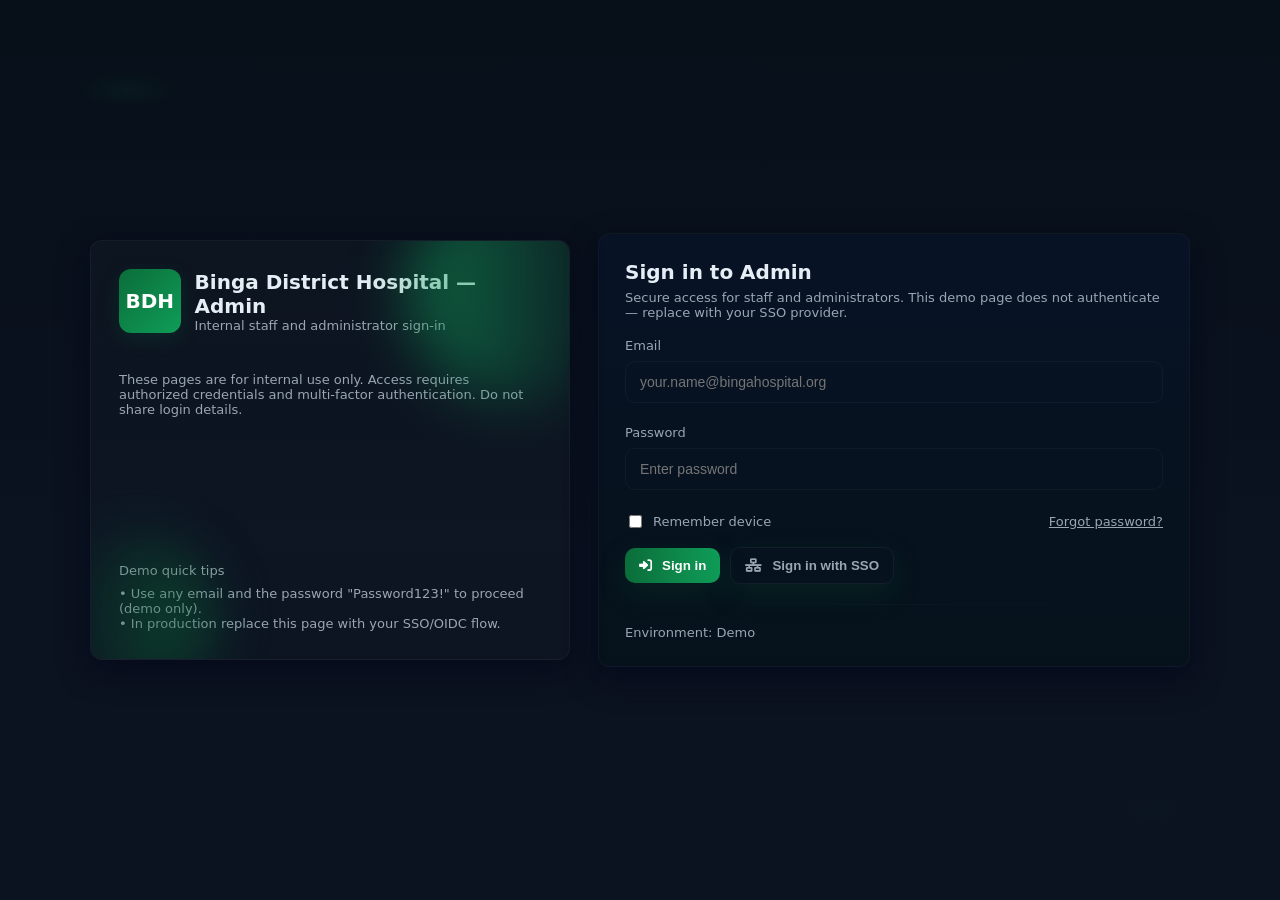
<file: login.html>
<!doctype html>
<html lang="en">
<head>
<meta charset="utf-8" />
<meta name="viewport" content="width=device-width,initial-scale=1" />
<title>BDH Admin — Sign in</title>
<link href="https://cdnjs.cloudflare.com/ajax/libs/font-awesome/6.5.1/css/all.min.css" rel="stylesheet">
<style>
:root{
  --bg:#0f1724; --card:#0b1220; --glass: rgba(255,255,255,0.04);
  --accent:#0f9d58; --accent-2:#0b6d3a; --muted:#9aa6b2; --success:#16a34a;
  --max-w:1100px; --radius:12px; --shadow: 0 10px 30px rgba(2,6,23,0.6);
  font-family: Inter, ui-sans-serif, system-ui, -apple-system, "Segoe UI", Roboto, "Helvetica Neue", Arial;
}
*{box-sizing:border-box}
html,body{height:100%}
body{
  margin:0;background:
  radial-gradient(800px 300px at 10% 10%, rgba(15,157,88,0.06), transparent 6%),
  radial-gradient(700px 260px at 90% 90%, rgba(11,109,58,0.04), transparent 6%),
  linear-gradient(180deg,#071019 0%, #0b1220 60%);
  color:#e6eef5; -webkit-font-smoothing:antialiased; -moz-osx-font-smoothing:grayscale;
  display:flex;align-items:center;justify-content:center;padding:24px;
}

/* Layout */
.container{width:100%;max-width:var(--max-w);display:grid;grid-template-columns:480px 1fr;gap:28px;align-items:center}
.brand-card{
  background:linear-gradient(180deg, rgba(255,255,255,0.02), rgba(255,255,255,0.01));
  border-radius:var(--radius);padding:28px;border:1px solid var(--glass);box-shadow:var(--shadow);
  display:flex;flex-direction:column;gap:18px;min-height:420px;position:relative;overflow:hidden;
}
.logo{
  width:64px;height:64px;border-radius:12px;background:linear-gradient(135deg,var(--accent-2),var(--accent));
  display:flex;align-items:center;justify-content:center;font-weight:800;color:white;font-size:20px;box-shadow:0 6px 20px rgba(15,157,88,0.14)
}
.brand-title{font-size:20px;font-weight:700;margin:0}
.brand-sub{color:var(--muted);font-size:13px}

/* Animated accent lines */
.brand-card::before, .brand-card::after{
  content:"";position:absolute;border-radius:50%;filter:blur(30px);opacity:0.6;
}
.brand-card::before{width:220px;height:220px;right:-60px;top:-60px;background:linear-gradient(90deg,var(--accent),transparent)}
.brand-card::after{width:160px;height:160px;left:-40px;bottom:-40px;background:linear-gradient(90deg,transparent,var(--accent-2))}

/* Login form card */
.form-card{
  background:linear-gradient(180deg,#071225, #06121b);padding:26px;border-radius:12px;border:1px solid rgba(255,255,255,0.03);box-shadow:0 12px 30px rgba(2,6,23,0.6);
}
h2{margin:0 0 6px;font-size:20px}
p.lead{margin:0 0 18px;color:var(--muted);font-size:13px}

/* inputs */
.input{width:100%;padding:12px 14px;border-radius:10px;border:1px solid rgba(255,255,255,0.04);background:transparent;color:inherit;font-size:14px}
.field{display:flex;flex-direction:column;gap:8px;margin-bottom:12px}
.row{display:flex;gap:12px}
.btn{
  display:inline-flex;align-items:center;gap:10px;padding:10px 14px;border-radius:10px;background:linear-gradient(90deg,var(--accent-2),var(--accent));
  color:white;border:none;font-weight:700;cursor:pointer;box-shadow:0 10px 30px rgba(11,109,58,0.18);
  transition:transform .18s ease, box-shadow .18s ease;
}
.btn:hover{transform:translateY(-3px);box-shadow:0 18px 40px rgba(11,109,58,0.22)}
.btn.ghost{background:transparent;border:1px solid rgba(255,255,255,0.05);color:var(--muted);font-weight:600}

/* helper */
.small{font-size:13px;color:var(--muted)}
.sep{height:1px;background:linear-gradient(90deg,transparent,rgba(255,255,255,0.02),transparent);margin:10px 0;border-radius:2px}

/* responsive */
@media(max-width:980px){
  .container{grid-template-columns:1fr;gap:18px}
  .brand-card{order:2}
}

/* subtle float animation for form card */
@keyframes floaty {0%{transform:translateY(0)}50%{transform:translateY(-6px)}100%{transform:translateY(0)}}
.brand-card, .form-card{animation:floaty 6s ease-in-out infinite}
</style>
</head>
<body>
  <div class="container" role="main">
    <aside class="brand-card" aria-hidden="false">
      <div style="display:flex;align-items:center;gap:14px">
        <div class="logo">BDH</div>
        <div>
          <div class="brand-title">Binga District Hospital — Admin</div>
          <div class="brand-sub">Internal staff and administrator sign-in</div>
        </div>
      </div>

      <div style="margin-top:8px">
        <p class="small">These pages are for internal use only. Access requires authorized credentials and multi-factor authentication. Do not share login details.</p>
      </div>

      <div style="margin-top:auto" aria-hidden="true">
        <div class="small" style="margin-bottom:8px">Demo quick tips</div>
        <div class="small">• Use any email and the password "Password123!" to proceed (demo only).</div>
        <div class="small">• In production replace this page with your SSO/OIDC flow.</div>
      </div>
    </aside>

    <section class="form-card" aria-labelledby="signinTitle">
      <h2 id="signinTitle">Sign in to Admin</h2>
      <p class="lead">Secure access for staff and administrators. This demo page does not authenticate — replace with your SSO provider.</p>

      <form id="loginForm" onsubmit="return false;" style="display:flex;flex-direction:column;gap:10px">
        <div class="field">
          <label class="small">Email</label>
          <input class="input" id="email" type="email" placeholder="your.name@bingahospital.org" required />
        </div>

        <div class="field">
          <label class="small">Password</label>
          <input class="input" id="password" type="password" placeholder="Enter password" required />
        </div>

        <div style="display:flex;align-items:center;justify-content:space-between;gap:12px">
          <div style="display:flex;gap:8px;align-items:center">
            <input id="remember" type="checkbox" />
            <label for="remember" class="small">Remember device</label>
          </div>
          <a href="#" class="small" style="color:var(--muted)">Forgot password?</a>
        </div>

        <div style="display:flex;gap:10px;align-items:center;margin-top:6px">
          <button class="btn" id="signBtn"><i class="fa-solid fa-right-to-bracket"></i> Sign in</button>
          <button class="btn ghost" id="ssoBtn"><i class="fa-solid fa-network-wired"></i> Sign in with SSO</button>
        </div>

        <div class="sep" role="separator" aria-hidden="true"></div>

        <div style="display:flex;justify-content:space-between;align-items:center">
          <div class="small">Environment: Demo</div>
          <div class="small" id="signinMsg" aria-live="polite"></div>
        </div>
      </form>
    </section>
  </div>

<script>
document.getElementById('signBtn').addEventListener('click', () => {
  const email = document.getElementById('email').value.trim();
  const pw = document.getElementById('password').value;
  const msg = document.getElementById('signinMsg');

  // Demo-only behaviour
  if (!email || !pw) { msg.textContent = 'Please enter credentials.'; return; }
  // Mock successful sign-in
  msg.style.color = '#7fffd4';
  msg.textContent = 'Authenticated (demo). Redirecting…';
  setTimeout(() => {
    // For demo redirect to admin dashboard
    window.location.href = 'admin.html';
  }, 900);
});

document.getElementById('ssoBtn').addEventListener('click', () => {
  // In production, redirect to your OIDC SSO handler.
  alert('In production this button should start the SSO/OIDC flow (Auth redirect).');
});
</script>
</body>
</html>
</file>
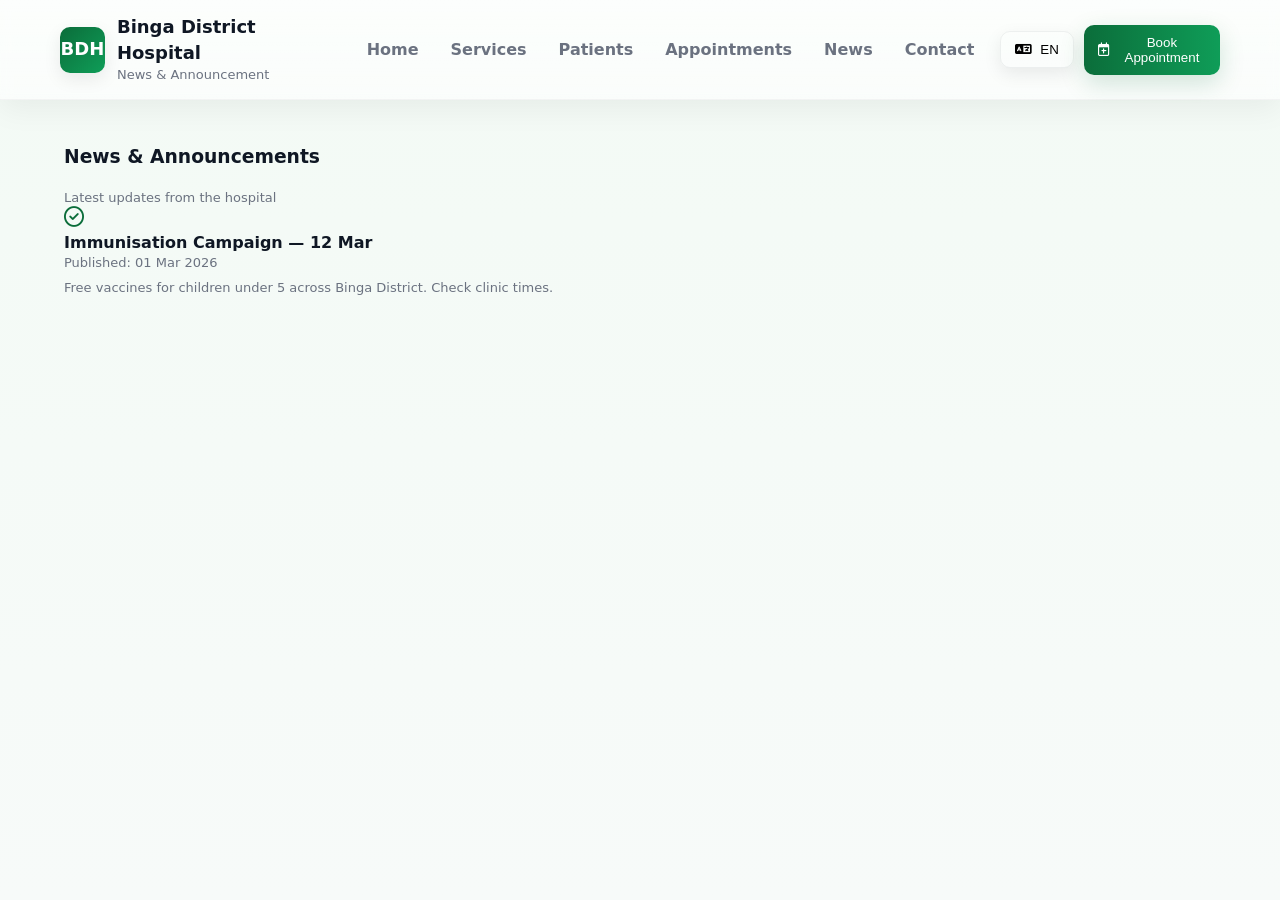
<file: news.html>
<!DOCTYPE html>
<html lang="en">
<head>
  <meta charset="utf-8" />
  <meta name="viewport" content="width=device-width,initial-scale=1" />
  <title>Binga District Hospital — Contact & Location</title>
  <link rel="stylesheet" href="https://cdnjs.cloudflare.com/ajax/libs/font-awesome/6.5.1/css/all.min.css">
  <style>
    /* Same CSS */
    :root{--brand:#0b6d3a;--accent:#0f9d58;--muted:#6b7280;--bg:#f7faf9;--card:#ffffff;--glass: rgba(255,255,255,0.6);--max-width:1200px;--radius:12px;--shadow: 0 6px 18px rgba(13, 14, 16, 0.08);--glass-shadow: 0 8px 30px rgba(13,14,16,0.06);--transition: 220ms cubic-bezier(.2,.9,.3,1);font-family: Inter, ui-sans-serif, system-ui, -apple-system, "Segoe UI", Roboto, "Helvetica Neue", Arial;}
    *{box-sizing:border-box}html,body{height:100%}body{margin:0;background:linear-gradient(180deg,#f3faf5 0%, #f7faf9 100%);color:#0f1724;-webkit-font-smoothing:antialiased;-moz-osx-font-smoothing:grayscale;line-height:1.45;padding-bottom:48px}
    a{color:inherit;text-decoration:none}.container{max-width:var(--max-width);margin:0 auto;padding:24px;}
    header.site-header{position:sticky;top:0;z-index:60;backdrop-filter: blur(6px);background:linear-gradient(180deg, rgba(255,255,255,0.75), rgba(255,255,255,0.6));box-shadow:var(--glass-shadow);border-bottom:1px solid rgba(15,23,36,0.04);}
    .header-inner{display:flex;align-items:center;justify-content:space-between;gap:16px;max-width:var(--max-width);margin:0 auto;padding:14px 20px;}
    .brand{display:flex;align-items:center;gap:12px}.brand .logo{width:46px;height:46px;border-radius:10px;background:linear-gradient(135deg,var(--brand),var(--accent));display:flex;align-items:center;justify-content:center;color:white;font-weight:700;font-size:18px;box-shadow:var(--shadow)}.brand h1{font-size:18px;margin:0}
    .top-ctas{display:flex;align-items:center;gap:10px}.btn{display:inline-flex;align-items:center;gap:8px;padding:10px 14px;border-radius:10px;background:var(--card);border:1px solid rgba(15,23,36,0.06);box-shadow:var(--shadow);cursor:pointer;transition:transform var(--transition),box-shadow var(--transition);} .btn:hover{transform:translateY(-3px)} .btn-primary{background:linear-gradient(90deg,var(--brand),var(--accent));color:white;border:none;box-shadow: 0 8px 24px rgba(11,109,58,0.18)} .btn-ghost{background:transparent;border:1px solid rgba(15,23,36,0.06)}
    nav.main-nav{display:flex;align-items:center;gap:16px}.nav-links{display:flex;gap:12px;align-items:center}.nav-links a{padding:8px 10px;border-radius:8px;color:var(--muted);font-weight:600}.nav-links a:hover{background:rgba(15,23,36,0.04);color:var(--brand)}.hamburger{display:none;background:transparent;border:none;font-size:20px}
    .contact-grid{display:grid;grid-template-columns:1fr 360px;gap:18px}.map-placeholder{background:linear-gradient(180deg,#e6f9ee,#f6fff8);height:220px;border-radius:12px;border:1px dashed rgba(15,23,36,0.06);display:flex;align-items:center;justify-content:center;color:var(--muted)}.contact-card{background:var(--card);padding:16px;border-radius:12px;border:1px solid rgba(15,23,36,0.04)}
    footer.site-footer{margin-top:28px;background:transparent;padding:28px 0;border-top:1px solid rgba(15,23,36,0.04)}.footer-grid{display:grid;grid-template-columns:repeat(4,1fr);gap:18px}.small{font-size:13px;color:var(--muted)}
    .modal-backdrop{position:fixed;inset:0;background:rgba(2,6,23,0.45);display:none;align-items:center;justify-content:center;z-index:120}.modal{background:var(--card);padding:20px;border-radius:12px;max-width:540px;width:94%;box-shadow:var(--glass-shadow)}.modal.open{display:flex}.form-row{display:flex;gap:10px}.form-row .col{flex:1}input,textarea,select{font-family:inherit}.input{width:100%;padding:10px;border-radius:8px;border:1px solid rgba(15,23,36,0.06)}textarea{min-height:100px}
    @media(max-width:1024px){.contact-grid{grid-template-columns:1fr}.footer-grid{grid-template-columns:repeat(2,1fr)}}@media(max-width:720px){.nav-links{display:none}.hamburger{display:inline-block}.footer-grid{grid-template-columns:1fr}}
  </style>
</head>
<body>
  <header class="site-header" role="banner">
    <div class="header-inner">
      <div class="brand">
        <div class="logo">BDH</div>
        <div>
          <h1>Binga District Hospital</h1>
          <div class="small">News & Announcement</div>
        </div>
      </div>

      <nav class="main-nav" role="navigation" aria-label="Main navigation">
        <div class="nav-links" id="navLinks">
          <a href="index.html">Home</a>
          <a href="services.html">Services</a>
          <a href="patients.html">Patients</a>
          <a href="appointments.html">Appointments</a>
          <a href="news.html">News</a>
          <a href="contact.html">Contact</a>
        </div>

        <div class="top-ctas">
          <button class="btn btn-ghost"><i class="fa-solid fa-language"></i> EN</button>
          <button class="btn btn-primary" id="openAppointment"><i class="fa-regular fa-calendar-plus"></i> Book Appointment</button>
          <button class="hamburger" id="mobileNavBtn"><i class="fa-solid fa-bars"></i></button>
        </div>
      </nav>
    </div>
  </header>

    <section class="section container" id="news">
      <div class="section-header">
        <h3>News & Announcements</h3>
        <div class="small">Latest updates from the hospital</div>
      </div>

      <div class="news-list">
        <div class="news-item">
          <i class="fa-regular fa-circle-check" style="font-size:20px;color:var(--brand)"></i>
          <div>
            <div style="font-weight:700">Immunisation Campaign — 12 Mar</div>
            <div class="meta small">Published: 01 Mar 2026</div>
            <div class="small" style="margin-top:6px">Free vaccines for children under 5 across Binga District. Check clinic times.</div>
          </div>
        </div>
      </div>
    </section>
</body>
</html>
</file>
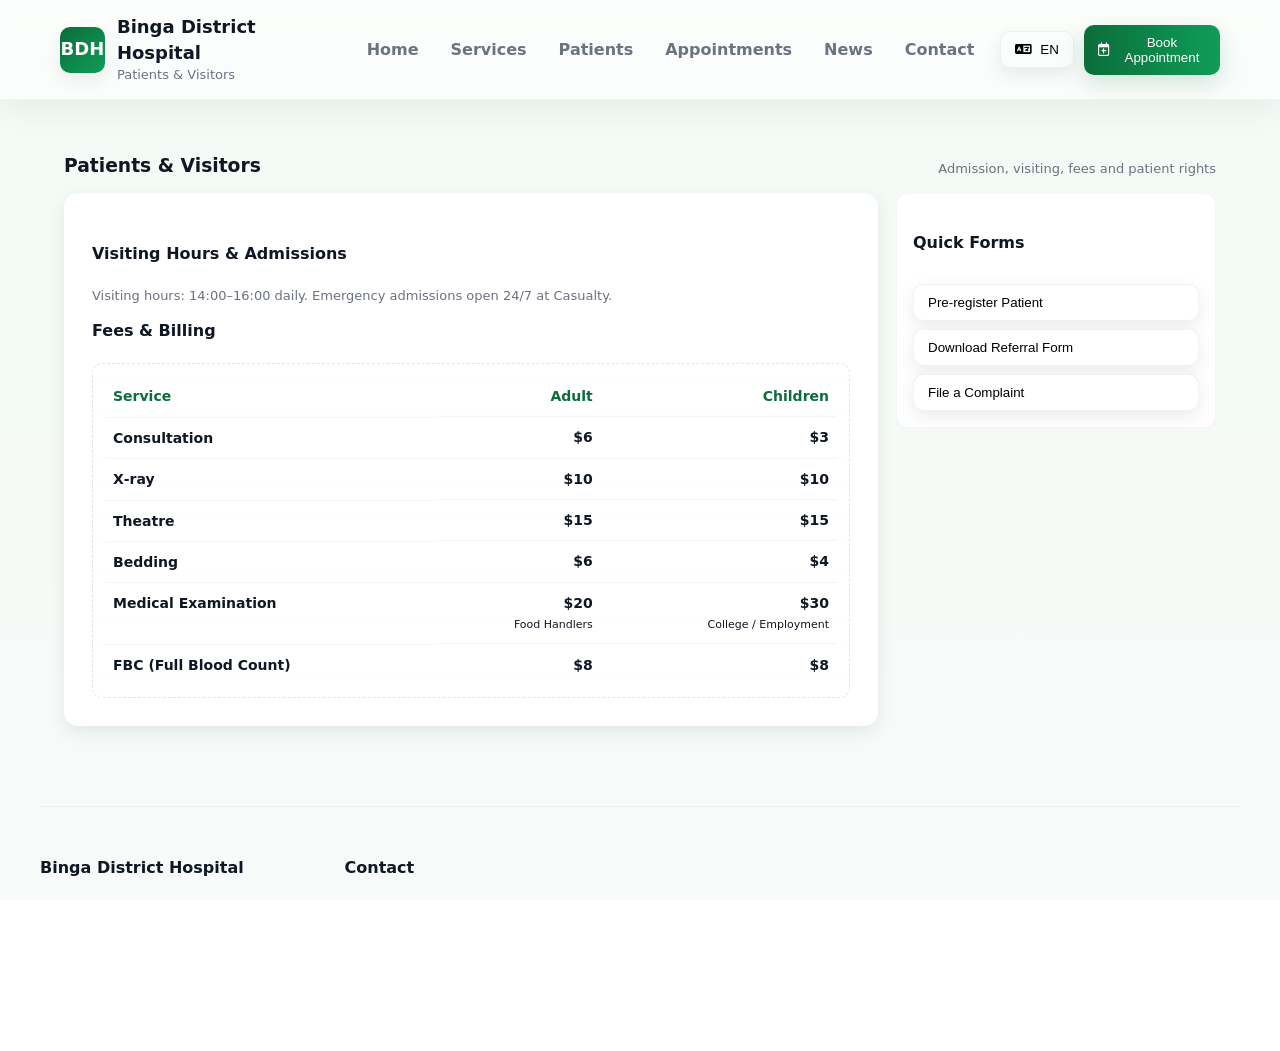
<file: patients.html>
<!DOCTYPE html>
<html lang="en">
<head>
  <meta charset="utf-8" />
  <meta name="viewport" content="width=device-width,initial-scale=1" />
  <title>Binga District Hospital — Patients & Visitors</title>
  <link rel="stylesheet" href="https://cdnjs.cloudflare.com/ajax/libs/font-awesome/6.5.1/css/all.min.css">
  <style>
    :root{
      --brand:#0b6d3a;
      --accent:#0f9d58;
      --muted:#6b7280;
      --bg:#f7faf9;
      --card:#ffffff;
      --glass: rgba(255,255,255,0.6);
      --max-width:1200px;
      --radius:12px;
      --shadow: 0 6px 18px rgba(13, 14, 16, 0.08);
      --glass-shadow: 0 8px 30px rgba(13,14,16,0.06);
      --transition: 220ms cubic-bezier(.2,.9,.3,1);
      font-family: Inter, ui-sans-serif, system-ui, -apple-system, "Segoe UI", Roboto, "Helvetica Neue", Arial;
    }
    *{box-sizing:border-box}
    html,body{height:100%}
    body{
      margin:0;
      background:linear-gradient(180deg,#f3faf5 0%, #f7faf9 100%);
      color:#0f1724;
      -webkit-font-smoothing:antialiased;
      -moz-osx-font-smoothing:grayscale;
      line-height:1.45;
      padding-bottom:48px;
    }
    a{color:inherit;text-decoration:none}
    .container{max-width:var(--max-width);margin:0 auto;padding:24px;width:100%;}
    header.site-header{
      position:sticky;top:0;z-index:60;
      backdrop-filter: blur(6px);
      background:linear-gradient(180deg, rgba(255,255,255,0.75), rgba(255,255,255,0.6));
      box-shadow:var(--glass-shadow);
      border-bottom:1px solid rgba(15,23,36,0.04);
    }
    .header-inner{display:flex;align-items:center;justify-content:space-between;gap:16px;max-width:var(--max-width);margin:0 auto;padding:14px 20px;}
    .brand{display:flex;align-items:center;gap:12px}
    .brand .logo{width:46px;height:46px;border-radius:10px;background:linear-gradient(135deg,var(--brand),var(--accent));display:flex;align-items:center;justify-content:center;color:white;font-weight:700;font-size:18px;box-shadow:var(--shadow)}
    .brand h1{font-size:18px;margin:0}
    .top-ctas{display:flex;align-items:center;gap:10px}
    .btn{display:inline-flex;align-items:center;gap:8px;padding:10px 14px;border-radius:10px;background:var(--card);border:1px solid rgba(15,23,36,0.06);box-shadow:var(--shadow);cursor:pointer;transition:transform var(--transition),box-shadow var(--transition);}
    .btn:hover{transform:translateY(-3px)}
    .btn-primary{background:linear-gradient(90deg,var(--brand),var(--accent));color:white;border:none;box-shadow: 0 8px 24px rgba(11,109,58,0.18)}
    .btn-ghost{background:transparent;border:1px solid rgba(15,23,36,0.06)}
    nav.main-nav{display:flex;align-items:center;gap:16px}
    .nav-links{display:flex;gap:12px;align-items:center}
    .nav-links a{padding:8px 10px;border-radius:8px;color:var(--muted);font-weight:600}
    .nav-links a:hover{background:rgba(15,23,36,0.04);color:var(--brand)}
    .hamburger{display:none;background:transparent;border:none;font-size:20px}
    .section{padding:28px 0}
    .section-header{display:flex;align-items:end;justify-content:space-between;gap:14px;margin-bottom:14px}
    .section-header h3{margin:0}
    .hero-card{background:var(--card);padding:28px;border-radius:14px;box-shadow:var(--shadow);width:100%}
    .contact-card{background:var(--card);padding:16px;border-radius:12px;border:1px solid rgba(15,23,36,0.04);width:100%}
    footer.site-footer{margin-top:28px;background:transparent;padding:28px 0;border-top:1px solid rgba(15,23,36,0.04)}
    .footer-grid{display:grid;grid-template-columns:repeat(4,1fr);gap:18px}
    .small{font-size:13px;color:var(--muted)}

    /* Fees table */
    .fees-table{margin-top:12px;border:1px dashed rgba(11,109,58,0.15);border-radius:10px;padding:12px;background:linear-gradient(180deg, rgba(255,255,255,0.6), rgba(255,255,255,0.9));overflow:hidden}
    .fees-table table{width:100%;border-collapse:collapse;font-size:14px}
    .fees-table th{background:transparent;color:var(--brand);text-align:left;padding:10px 8px;font-weight:700}
    .fees-table td{padding:10px 8px;border-top:1px solid rgba(15,23,36,0.04);color:#0f1724}
    .fees-service{display:flex;align-items:center;gap:10px;font-weight:600}
    .fees-amount{color:var(--muted);font-weight:600}

    /* Layout */
    .frame {
      display: grid;
      grid-template-columns: 1fr 320px;
      gap: 18px;
      align-items: start;
      width: 100%;
    }

    html, body { overflow-x: hidden; }

    @media (max-width: 1024px) {
      .frame { grid-template-columns: 100%; }
      .hero-card, .contact-card { width: 100%; }
    }

    /* Mobile Table Customization */
    @media (max-width: 600px) {
      .fees-table table, .fees-table thead, .fees-table tbody, .fees-table th, .fees-table td, .fees-table tr { 
        display: block; 
      }
      .fees-table thead tr { 
        position: absolute;
        top: -9999px;
        left: -9999px;
      }
      .fees-table tr { 
        border-bottom: 1px solid rgba(15,23,36,0.1); 
        padding: 10px 0;
      }
      .fees-table tr:last-child { border-bottom: none; }
      .fees-table td { 
        border: none;
        position: relative;
        padding-left: 50% !important; 
        text-align: left !important;
        margin-bottom: 4px;
      }
      .fees-table td:before { 
        position: absolute;
        top: 10px;
        left: 8px;
        width: 45%; 
        padding-right: 10px; 
        white-space: nowrap;
        font-weight: 700;
        color: var(--brand);
      }
      
      /* Standard row labels */
      .fees-table td:nth-of-type(1):before { content: "Service"; }
      .fees-table td:nth-of-type(2):before { content: "Adult"; }
      .fees-table td:nth-of-type(3):before { content: "Children"; }
      
      /* Specific labels for Medical Examination row on mobile */
      .medical-exam-row td:nth-of-type(2):before { content: "Food Handlers"; }
      .medical-exam-row td:nth-of-type(3):before { content: "College/Emp."; }
      
      .fees-table td.fees-service { padding-left: 8px !important; display: block; width: 100%; font-size: 15px; background: rgba(11,109,58,0.05); border-radius: 4px; }
      .fees-table td.fees-service:before { content: ""; }
    }

    @media (max-width: 720px) {
      .nav-links{display:none}
      .hamburger{display:inline-block}
      .footer-grid{grid-template-columns:1fr}
      .section .hero-card{padding:18px}
    }
  </style>
</head>
<body>
  <header class="site-header" role="banner">
    <div class="header-inner">
      <div class="brand">
        <div class="logo">BDH</div>
        <div>
          <h1>Binga District Hospital</h1>
          <div class="small">Patients & Visitors</div>
        </div>
      </div>
      <nav class="main-nav" role="navigation">
        <div class="nav-links" id="navLinks">
          <a href="index.html">Home</a>
          <a href="services.html">Services</a>
          <a href="patients.html">Patients</a>
          <a href="appointments.html">Appointments</a>
          <a href="news.html">News</a>
          <a href="contact.html">Contact</a>
        </div>
        <div class="top-ctas">
          <button class="btn btn-ghost"><i class="fa-solid fa-language"></i> EN</button>
          <button class="btn btn-primary" id="openAppointment"><i class="fa-regular fa-calendar-plus"></i> Book Appointment</button>
          <button class="hamburger" id="mobileNavBtn"><i class="fa-solid fa-bars"></i></button>
        </div>
      </nav>
    </div>
  </header>

  <main class="container">
    <section class="section">
      <div class="section-header">
        <h3>Patients & Visitors</h3>
        <div class="small">Admission, visiting, fees and patient rights</div>
      </div>

      <div class="frame">
        <div class="hero-card">
          <h4>Visiting Hours & Admissions</h4>
          <p class="small">Visiting hours: 14:00–16:00 daily. Emergency admissions open 24/7 at Casualty.</p>
          <h4 style="margin-top:12px">Fees & Billing</h4>
          <div class="fees-table">
            <table>
              <thead>
                <tr>
                  <th>Service</th>
                  <th style="text-align:right">Adult</th>
                  <th style="text-align:right">Children</th>
                </tr>
              </thead>
              <tbody>
                <tr>
                  <td class="fees-service">Consultation</td>
                  <td style="text-align:right" class="fees-amount">$6</td>
                  <td style="text-align:right" class="fees-amount">$3</td>
                </tr>
                <tr>
                  <td class="fees-service">X‑ray</td>
                  <td style="text-align:right" class="fees-amount">$10</td>
                  <td style="text-align:right" class="fees-amount">$10</td>
                </tr>
                <tr>
                  <td class="fees-service">Theatre</td>
                  <td style="text-align:right" class="fees-amount">$15</td>
                  <td style="text-align:right" class="fees-amount">$15</td>
                </tr>
                <tr>
                  <td class="fees-service">Bedding</td>
                  <td style="text-align:right" class="fees-amount">$6</td>
                  <td style="text-align:right" class="fees-amount">$4</td>
                </tr>
                <tr class="medical-exam-row">
                  <td class="fees-service">Medical Examination</td>
                  <td style="text-align:right" class="fees-amount">
                    $20<br><span style="font-size:11px; font-weight:normal;">Food Handlers</span>
                  </td>
                  <td style="text-align:right" class="fees-amount">
                    $30<br><span style="font-size:11px; font-weight:normal;">College / Employment</span>
                  </td>
                </tr>
                <tr>
                  <td class="fees-service">FBC (Full Blood Count)</td>
                  <td style="text-align:right" class="fees-amount">$8</td>
                  <td style="text-align:right" class="fees-amount">$8</td>
                </tr>
              </tbody>
            </table>
          </div>
        </div>

        <aside class="contact-card">
          <h4>Quick Forms</h4>
          <button class="btn" style="width:100%;margin-top:8px">Pre-register Patient</button>
          <button class="btn" style="width:100%;margin-top:8px">Download Referral Form</button>
          <button class="btn" style="width:100%;margin-top:8px">File a Complaint</button>
        </aside>
      </div>
    </section>
  </main>

  <footer class="site-footer container">
    <div class="footer-grid">
      <div>
        <h4>Binga District Hospital</h4>
        <div class="small">Committed to serving the health community.</div>
      </div>
      <div>
        <h4>Contact</h4>
        <div class="small">Phone: +263 77 000 0000<br>Email: info@bingahospital.org</div>
      </div>
    </div>
    <div style="margin-top:18px;text-align:center" class="small">© Binga District Hospital — All rights reserved</div>
  </footer>

  <script>
    const mobileBtn = document.getElementById('mobileNavBtn');
    const navLinks = document.getElementById('navLinks');
    mobileBtn && mobileBtn.addEventListener('click', () => {
      const shown = navLinks.style.display === 'flex';
      navLinks.style.display = shown ? 'none' : 'flex';
      if (!shown) {
        navLinks.style.flexDirection = 'column';
        navLinks.style.position = 'absolute';
        navLinks.style.right = '16px';
        navLinks.style.top = '68px';
        navLinks.style.background = 'white';
        navLinks.style.padding = '12px';
        navLinks.style.borderRadius = '10px';
        navLinks.style.boxShadow = 'var(--glass-shadow)';
        navLinks.style.zIndex = '100';
      }
    });
  </script>
</body>
</html>
</file>
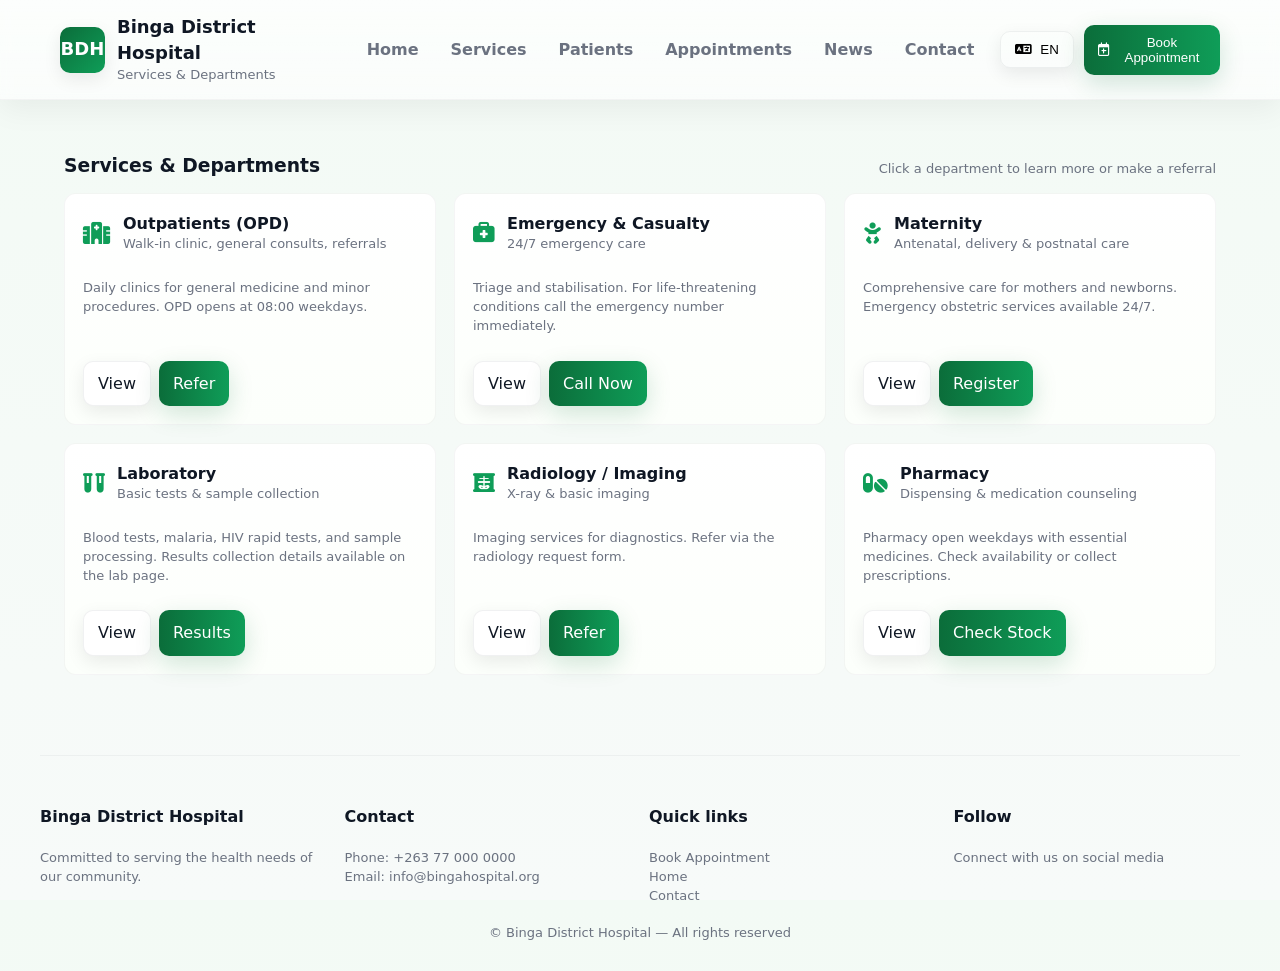
<file: services.html>
<!DOCTYPE html>
<html lang="en">
<head>
  <meta charset="utf-8" />
  <meta name="viewport" content="width=device-width,initial-scale=1" />
  <title>Binga District Hospital — Services</title>
  <link rel="stylesheet" href="https://cdnjs.cloudflare.com/ajax/libs/font-awesome/6.5.1/css/all.min.css">
  <style>
    /* Same CSS as index.html (copying for consistency) */
    :root{--brand:#0b6d3a;--accent:#0f9d58;--muted:#6b7280;--bg:#f7faf9;--card:#ffffff;--glass: rgba(255,255,255,0.6);--max-width:1200px;--radius:12px;--shadow: 0 6px 18px rgba(13, 14, 16, 0.08);--glass-shadow: 0 8px 30px rgba(13,14,16,0.06);--transition: 220ms cubic-bezier(.2,.9,.3,1);font-family: Inter, ui-sans-serif, system-ui, -apple-system, "Segoe UI", Roboto, "Helvetica Neue", Arial;}
    *{box-sizing:border-box}html,body{height:100%}body{margin:0;background:linear-gradient(180deg,#f3faf5 0%, #f7faf9 100%);color:#0f1724;-webkit-font-smoothing:antialiased;-moz-osx-font-smoothing:grayscale;line-height:1.45;padding-bottom:48px}
    a{color:inherit;text-decoration:none}.container{max-width:var(--max-width);margin:0 auto;padding:24px;}
    header.site-header{position:sticky;top:0;z-index:60;backdrop-filter: blur(6px);background:linear-gradient(180deg, rgba(255,255,255,0.75), rgba(255,255,255,0.6));box-shadow:var(--glass-shadow);border-bottom:1px solid rgba(15,23,36,0.04);}
    .header-inner{display:flex;align-items:center;justify-content:space-between;gap:16px;max-width:var(--max-width);margin:0 auto;padding:14px 20px;}
    .brand{display:flex;align-items:center;gap:12px}.brand .logo{width:46px;height:46px;border-radius:10px;background:linear-gradient(135deg,var(--brand),var(--accent));display:flex;align-items:center;justify-content:center;color:white;font-weight:700;font-size:18px;box-shadow:var(--shadow)}.brand h1{font-size:18px;margin:0}
    .top-ctas{display:flex;align-items:center;gap:10px}.btn{display:inline-flex;align-items:center;gap:8px;padding:10px 14px;border-radius:10px;background:var(--card);border:1px solid rgba(15,23,36,0.06);box-shadow:var(--shadow);cursor:pointer;transition:transform var(--transition),box-shadow var(--transition);} .btn:hover{transform:translateY(-3px)} .btn-primary{background:linear-gradient(90deg,var(--brand),var(--accent));color:white;border:none;box-shadow: 0 8px 24px rgba(11,109,58,0.18)} .btn-ghost{background:transparent;border:1px solid rgba(15,23,36,0.06)}
    nav.main-nav{display:flex;align-items:center;gap:16px}.nav-links{display:flex;gap:12px;align-items:center}.nav-links a{padding:8px 10px;border-radius:8px;color:var(--muted);font-weight:600}.nav-links a:hover{background:rgba(15,23,36,0.04);color:var(--brand)}.hamburger{display:none;background:transparent;border:none;font-size:20px}
    .section{padding:28px 0}.section-header{display:flex;align-items:end;justify-content:space-between;gap:14px;margin-bottom:14px}.section-header h3{margin:0}
    .grid-departments{display:grid;grid-template-columns:repeat(3,1fr);gap:18px}.dept-card{background:linear-gradient(180deg,var(--card),#fcfffb);padding:18px;border-radius:12px;border:1px solid rgba(15,23,36,0.04);transition:transform var(--transition),box-shadow var(--transition);display:flex;flex-direction:column;gap:12px}.dept-card:hover{transform:translateY(-6px);box-shadow:var(--glass-shadow)}.dept-card i{font-size:22px;color:var(--accent)}.dept-card h4{margin:0}.dept-meta{color:var(--muted);font-size:13px}
    footer.site-footer{margin-top:28px;background:transparent;padding:28px 0;border-top:1px solid rgba(15,23,36,0.04)}.footer-grid{display:grid;grid-template-columns:repeat(4,1fr);gap:18px}.small{font-size:13px;color:var(--muted)}
    .modal-backdrop{position:fixed;inset:0;background:rgba(2,6,23,0.45);display:none;align-items:center;justify-content:center;z-index:120}.modal{background:var(--card);padding:20px;border-radius:12px;max-width:540px;width:94%;box-shadow:var(--glass-shadow)}.modal.open{display:flex}.form-row{display:flex;gap:10px}.form-row .col{flex:1}input,textarea,select{font-family:inherit}.input{width:100%;padding:10px;border-radius:8px;border:1px solid rgba(15,23,36,0.06)}textarea{min-height:100px}
    @media(max-width:1024px){.grid-departments{grid-template-columns:repeat(2,1fr)}.footer-grid{grid-template-columns:repeat(2,1fr)}}@media(max-width:720px){.nav-links{display:none}.hamburger{display:inline-block}.grid-departments{grid-template-columns:1fr}.footer-grid{grid-template-columns:1fr}}
  </style>
</head>
<body>
  <header class="site-header" role="banner">
    <div class="header-inner">
      <div class="brand">
        <div class="logo">BDH</div>
        <div>
          <h1>Binga District Hospital</h1>
          <div class="small">Services & Departments</div>
        </div>
      </div>

      <nav class="main-nav" role="navigation" aria-label="Main navigation">
        <div class="nav-links" id="navLinks">
          <a href="index.html">Home</a>
          <a href="services.html">Services</a>
          <a href="patients.html">Patients</a>
          <a href="appointments.html">Appointments</a>
          <a href="news.html">News</a>
          <a href="contact.html">Contact</a>
        </div>

        <div class="top-ctas">
          <button class="btn btn-ghost"><i class="fa-solid fa-language"></i> EN</button>
          <button class="btn btn-primary" id="openAppointment"><i class="fa-regular fa-calendar-plus"></i> Book Appointment</button>
          <button class="hamburger" id="mobileNavBtn"><i class="fa-solid fa-bars"></i></button>
        </div>
      </nav>
    </div>
  </header>

  <main class="container">
    <section class="section">
      <div class="section-header">
        <h3>Services & Departments</h3>
        <div class="small">Click a department to learn more or make a referral</div>
      </div>

      <div class="grid-departments">
        <article class="dept-card">
          <div style="display:flex;align-items:center;gap:12px">
            <i class="fa-solid fa-hospital"></i>
            <div>
              <h4>Outpatients (OPD)</h4>
              <div class="dept-meta">Walk-in clinic, general consults, referrals</div>
            </div>
          </div>
          <p class="small">Daily clinics for general medicine and minor procedures. OPD opens at 08:00 weekdays.</p>
          <div style="margin-top:auto;display:flex;gap:8px">
            <a class="btn" href="services.html">View</a>
            <a class="btn btn-primary" href="appointments.html">Refer</a>
          </div>
        </article>

        <article class="dept-card">
          <div style="display:flex;align-items:center;gap:12px">
            <i class="fa-solid fa-briefcase-medical"></i>
            <div>
              <h4>Emergency & Casualty</h4>
              <div class="dept-meta">24/7 emergency care</div>
            </div>
          </div>
          <p class="small">Triage and stabilisation. For life-threatening conditions call the emergency number immediately.</p>
          <div style="margin-top:auto;display:flex;gap:8px">
            <a class="btn" href="contact.html">View</a>
            <a class="btn btn-primary" href="tel:+263770000000">Call Now</a>
          </div>
        </article>

        <article class="dept-card">
          <div style="display:flex;align-items:center;gap:12px">
            <i class="fa-solid fa-baby"></i>
            <div>
              <h4>Maternity</h4>
              <div class="dept-meta">Antenatal, delivery & postnatal care</div>
            </div>
          </div>
          <p class="small">Comprehensive care for mothers and newborns. Emergency obstetric services available 24/7.</p>
          <div style="margin-top:auto;display:flex;gap:8px">
            <a class="btn" href="services.html">View</a>
            <a class="btn btn-primary" href="appointments.html">Register</a>
          </div>
        </article>

        <article class="dept-card">
          <div style="display:flex;align-items:center;gap:12px">
            <i class="fa-solid fa-vials"></i>
            <div>
              <h4>Laboratory</h4>
              <div class="dept-meta">Basic tests & sample collection</div>
            </div>
          </div>
          <p class="small">Blood tests, malaria, HIV rapid tests, and sample processing. Results collection details available on the lab page.</p>
          <div style="margin-top:auto;display:flex;gap:8px">
            <a class="btn" href="services.html">View</a>
            <a class="btn btn-primary" href="appointments.html">Results</a>
          </div>
        </article>

        <article class="dept-card">
          <div style="display:flex;align-items:center;gap:12px">
            <i class="fa-solid fa-x-ray"></i>
            <div>
              <h4>Radiology / Imaging</h4>
              <div class="dept-meta">X-ray & basic imaging</div>
            </div>
          </div>
          <p class="small">Imaging services for diagnostics. Refer via the radiology request form.</p>
          <div style="margin-top:auto;display:flex;gap:8px">
            <a class="btn" href="services.html">View</a>
            <a class="btn btn-primary" href="appointments.html">Refer</a>
          </div>
        </article>

        <article class="dept-card">
          <div style="display:flex;align-items:center;gap:12px">
            <i class="fa-solid fa-pills"></i>
            <div>
              <h4>Pharmacy</h4>
              <div class="dept-meta">Dispensing & medication counseling</div>
            </div>
          </div>
          <p class="small">Pharmacy open weekdays with essential medicines. Check availability or collect prescriptions.</p>
          <div style="margin-top:auto;display:flex;gap:8px">
            <a class="btn" href="services.html">View</a>
            <a class="btn btn-primary" href="contact.html">Check Stock</a>
          </div>
        </article>
      </div>
    </section>
  </main>

  <footer class="site-footer container" role="contentinfo">
    <div class="footer-grid">
      <div>
        <h4>Binga District Hospital</h4>
        <div class="small">Committed to serving the health needs of our community.</div>
      </div>

      <div>
        <h4>Contact</h4>
        <div class="small">Phone: +263 77 000 0000<br>Email: info@bingahospital.org</div>
      </div>

      <div>
        <h4>Quick links</h4>
        <div class="small">
          <a href="appointments.html">Book Appointment</a><br>
          <a href="index.html">Home</a><br>
          <a href="contact.html">Contact</a>
        </div>
      </div>

      <div>
        <h4>Follow</h4>
        <div class="small">Connect with us on social media</div>
      </div>
    </div>

    <div style="margin-top:18px;text-align:center" class="small">© Binga District Hospital — All rights reserved</div>
  </footer>

  <div class="modal-backdrop" id="modalBackdrop" aria-hidden="true">
    <div class="modal" role="dialog" aria-modal="true" aria-labelledby="modalTitle">
      <h3 id="modalTitle">Request an Appointment</h3>
      <p class="small">Complete this form and we will contact you to confirm.</p>
      <form onsubmit="return false;" style="display:flex;flex-direction:column;gap:10px;margin-top:8px">
        <div class="form-row">
          <input class="input col" placeholder="Full name" />
          <input class="input col" placeholder="Phone number" />
        </div>
        <select class="input">
          <option>Select Department</option>
          <option>Outpatients</option>
          <option>Maternity</option>
          <option>Laboratory</option>
        </select>
        <div class="form-row">
          <input class="input col" placeholder="Preferred date" />
          <input class="input col" placeholder="Preferred time" />
        </div>
        <textarea class="input" placeholder="Brief reason for visit (optional)"></textarea>
        <div style="display:flex;gap:8px;justify-content:flex-end">
          <button class="btn" id="closeModal">Cancel</button>
          <button class="btn btn-primary">Send Request</button>
        </div>
      </form>
    </div>
  </div>

  <script>
    // Mobile nav toggle & modal (same script used across pages)
    const mobileBtn = document.getElementById('mobileNavBtn');
    const navLinks = document.getElementById('navLinks');
    mobileBtn && mobileBtn.addEventListener('click', () => {
      const shown = navLinks.style.display === 'flex';
      navLinks.style.display = shown ? 'none' : 'flex';
      navLinks.style.flexDirection = 'column';
      navLinks.style.position = 'absolute';
      navLinks.style.right = '20px';
      navLinks.style.top = '68px';
      navLinks.style.background = 'white';
      navLinks.style.padding = '12px';
      navLinks.style.borderRadius = '10px';
      navLinks.style.boxShadow = 'var(--glass-shadow)';
    });

    const modal = document.getElementById('modalBackdrop');
    const openBtn = document.getElementById('openAppointment');
    const closeBtn = document.getElementById('closeModal');
    openBtn && openBtn.addEventListener('click', () => { modal.style.display = 'flex'; modal.setAttribute('aria-hidden','false'); });
    closeBtn && closeBtn.addEventListener('click', () => { modal.style.display = 'none'; modal.setAttribute('aria-hidden','true'); });
    modal && modal.addEventListener('click', (e) => { if (e.target === modal) { modal.style.display = 'none'; modal.setAttribute('aria-hidden','true'); }});
  </script>
</body>
</html>
</file>
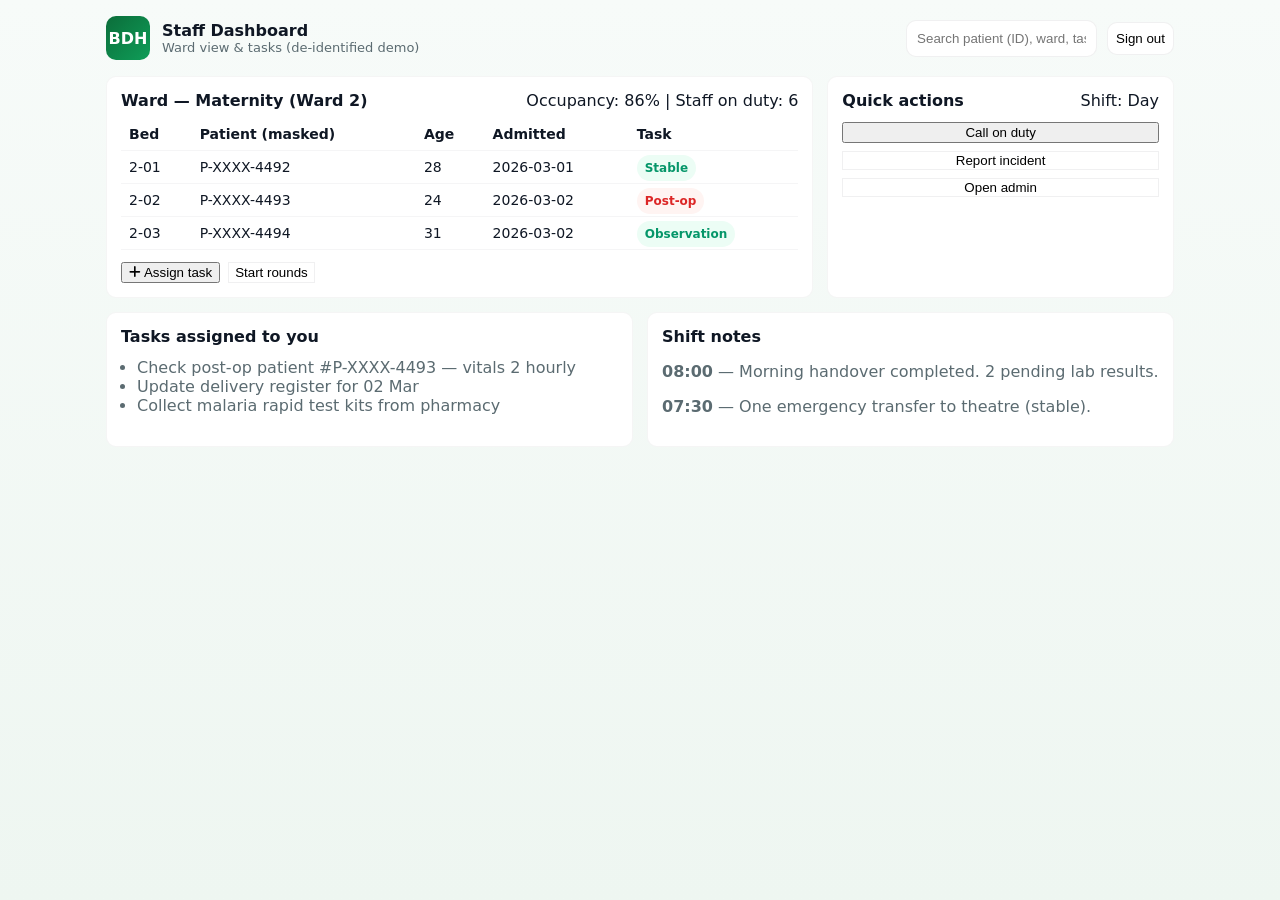
<file: staff.html>
<!doctype html>
<html lang="en">
<head>
<meta charset="utf-8" />
<meta name="viewport" content="width=device-width,initial-scale=1" />
<title>BDH — Staff Dashboard</title>
<link href="https://cdnjs.cloudflare.com/ajax/libs/font-awesome/6.5.1/css/all.min.css" rel="stylesheet">
<style>
:root{
  --bg:#eef6f1; --card:#ffffff; --accent:#0b6d3a; --muted:#5b6b71; --radius:12px; --max-w:1100px;
  font-family: Inter, ui-sans-serif, system-ui, -apple-system, "Segoe UI", Roboto, "Helvetica Neue", Arial;
}
*{box-sizing:border-box}
html,body{height:100%}
body{margin:0;background:linear-gradient(180deg,#f7fbf9 0%, #eef6f1 100%);color:#0f1724}
.container{max-width:var(--max-w);margin:0 auto;padding:16px}

/* header */
.header{display:flex;align-items:center;justify-content:space-between;gap:12px;margin-bottom:16px}
.brand{display:flex;align-items:center;gap:12px}
.logo{width:44px;height:44px;border-radius:10px;background:linear-gradient(135deg,var(--accent),#0f9d58);display:flex;align-items:center;justify-content:center;color:#fff;font-weight:700}
.search{padding:10px;border-radius:10px;border:1px solid rgba(2,6,23,0.06)}
.grid{display:grid;grid-template-columns:repeat(12,1fr);gap:14px}
.card{background:var(--card);padding:14px;border-radius:10px;border:1px solid rgba(2,6,23,0.04)}
.span-8{grid-column:span 8}.span-4{grid-column:span 4}.span-6{grid-column:span 6}
@media(max-width:900px){.grid{grid-template-columns:repeat(6,1fr)}.span-8{grid-column:span 6}.span-4{grid-column:span 6}.span-6{grid-column:span 6}}
@media(max-width:600px){.grid{grid-template-columns:repeat(1,1fr)}.span-8,.span-4{grid-column:span 1}}
.table{width:100%;border-collapse:collapse;margin-top:8px}
.table th,.table td{padding:8px;border-bottom:1px solid rgba(15,23,36,0.04);text-align:left;font-size:14px}
.badge{padding:6px 8px;border-radius:999px;font-weight:700;font-size:12px}
.badge.urgent{background:#fff4f2;color:#dc2626}
.badge.normal{background:#ecfdf5;color:#059669}
.actions{display:flex;gap:8px;flex-wrap:wrap}
.fade-in{animation:fade .6s ease both}
@keyframes fade{from{opacity:0;transform:translateY(8px)}to{opacity:1;transform:none}}
</style>
</head>
<body>
  <div class="container">
    <header class="header">
      <div class="brand">
        <div class="logo">BDH</div>
        <div>
          <div style="font-weight:700">Staff Dashboard</div>
          <div style="font-size:13px;color:var(--muted)">Ward view & tasks (de-identified demo)</div>
        </div>
      </div>

      <div style="display:flex;align-items:center;gap:10px">
        <input class="search" placeholder="Search patient (ID), ward, task..." />
        <button onclick="location.href='login.html'" style="padding:8px;border-radius:10px;background:#fff;border:1px solid rgba(2,6,23,0.06)">Sign out</button>
      </div>
    </header>

    <main class="grid" role="main">
      <div class="card span-8 fade-in">
        <div style="display:flex;justify-content:space-between;align-items:center">
          <div style="font-weight:700">Ward — Maternity (Ward 2)</div>
          <div class="small">Occupancy: 86% | Staff on duty: 6</div>
        </div>

        <table class="table" aria-label="ward list">
          <thead><tr><th>Bed</th><th>Patient (masked)</th><th>Age</th><th>Admitted</th><th>Task</th></tr></thead>
          <tbody>
            <tr><td>2-01</td><td>P-XXXX-4492</td><td>28</td><td>2026-03-01</td><td><span class="badge normal">Stable</span></td></tr>
            <tr><td>2-02</td><td>P-XXXX-4493</td><td>24</td><td>2026-03-02</td><td><span class="badge urgent">Post-op</span></td></tr>
            <tr><td>2-03</td><td>P-XXXX-4494</td><td>31</td><td>2026-03-02</td><td><span class="badge normal">Observation</span></td></tr>
          </tbody>
        </table>

        <div style="margin-top:12px;display:flex;gap:8px" class="actions">
          <button class="btn" onclick="alert('Assign task (demo)')"><i class="fa-solid fa-plus"></i> Assign task</button>
          <button class="btn" style="background:#fff;border:1px solid rgba(2,6,23,0.06)" onclick="alert('Open rounds (demo)')">Start rounds</button>
        </div>
      </div>

      <div class="card span-4 fade-in">
        <div style="display:flex;justify-content:space-between;align-items:center">
          <div style="font-weight:700">Quick actions</div>
          <div class="small">Shift: Day</div>
        </div>
        <div style="margin-top:12px;display:flex;flex-direction:column;gap:8px">
          <button class="btn" onclick="alert('Call on duty (demo)')">Call on duty</button>
          <button class="btn" style="background:#fff;border:1px solid rgba(2,6,23,0.06)" onclick="alert('Report incident (demo)')">Report incident</button>
          <button class="btn" style="background:#fff;border:1px solid rgba(2,6,23,0.06)" onclick="location.href='admin-dashboard.html'">Open admin</button>
        </div>
      </div>

      <div class="card span-6 fade-in">
        <div style="font-weight:700">Tasks assigned to you</div>
        <ul style="margin:12px 0;padding-left:16px;color:var(--muted)">
          <li>Check post-op patient #P-XXXX-4493 — vitals 2 hourly</li>
          <li>Update delivery register for 02 Mar</li>
          <li>Collect malaria rapid test kits from pharmacy</li>
        </ul>
      </div>

      <div class="card span-6 fade-in">
        <div style="font-weight:700">Shift notes</div>
        <div style="margin-top:8px;color:var(--muted)">
          <p><strong>08:00</strong> — Morning handover completed. 2 pending lab results.</p>
          <p><strong>07:30</strong> — One emergency transfer to theatre (stable).</p>
        </div>
      </div>
    </main>
  </div>
</body>
</html>
</file>
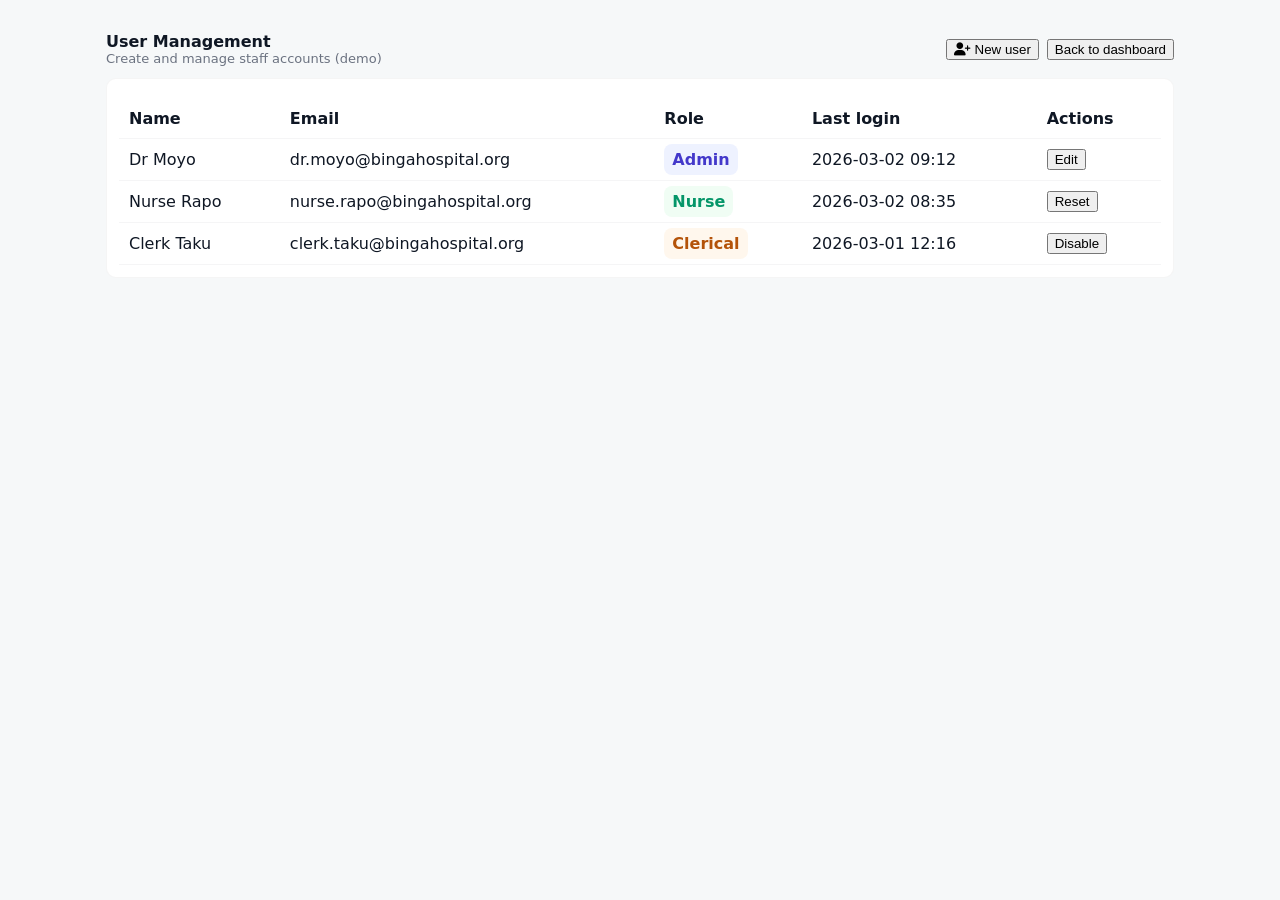
<file: usermanagement.html>
<!doctype html>
<html lang="en">
<head>
<meta charset="utf-8"/>
<meta name="viewport" content="width=device-width,initial-scale=1"/>
<title>BDH — Users Management</title>
<link href="https://cdnjs.cloudflare.com/ajax/libs/font-awesome/6.5.1/css/all.min.css" rel="stylesheet">
<style>
:root{--bg:#f6f8f9;--card:#fff;--muted:#6b7280;--accent:#0b6d3a}
*{box-sizing:border-box}body{margin:0;font-family:Inter,system-ui,Arial;background:var(--bg);color:#0f1724}
.container{max-width:1100px;margin:16px auto;padding:16px}
.header{display:flex;justify-content:space-between;align-items:center;margin-bottom:12px}
.card{background:var(--card);padding:12px;border-radius:10px;border:1px solid rgba(2,6,23,0.04)}
.table{width:100%;border-collapse:collapse;margin-top:8px}
.table th,.table td{padding:10px;border-bottom:1px solid rgba(15,23,36,0.04);text-align:left}
.role{padding:6px 8px;border-radius:8px;font-weight:700}
.role.admin{background:#eef2ff;color:#4338ca}
.role.nurse{background:#f0fdf4;color:#059669}
.role.clin{background:#fff7ed;color:#b45309}
.controls{display:flex;gap:8px;align-items:center}
@media(max-width:700px){.controls{flex-direction:column;align-items:stretch}}
</style>
</head>
<body>
  <div class="container">
    <div class="header">
      <div>
        <div style="font-weight:800">User Management</div>
        <div style="color:var(--muted);font-size:13px">Create and manage staff accounts (demo)</div>
      </div>
      <div class="controls">
        <button class="btn" onclick="alert('Create user (demo)')"><i class="fa-solid fa-user-plus"></i> New user</button>
        <button class="btn" onclick="location.href='admin-dashboard.html'">Back to dashboard</button>
      </div>
    </div>

    <div class="card">
      <table class="table" aria-label="users">
        <thead><tr><th>Name</th><th>Email</th><th>Role</th><th>Last login</th><th>Actions</th></tr></thead>
        <tbody>
          <tr><td>Dr Moyo</td><td>dr.moyo@bingahospital.org</td><td><span class="role admin">Admin</span></td><td>2026-03-02 09:12</td><td><button class="btn" onclick="alert('Edit (demo)')">Edit</button></td></tr>
          <tr><td>Nurse Rapo</td><td>nurse.rapo@bingahospital.org</td><td><span class="role nurse">Nurse</span></td><td>2026-03-02 08:35</td><td><button class="btn" onclick="alert('Reset pw (demo)')">Reset</button></td></tr>
          <tr><td>Clerk Taku</td><td>clerk.taku@bingahospital.org</td><td><span class="role clin">Clerical</span></td><td>2026-03-01 12:16</td><td><button class="btn" onclick="alert('Disable (demo)')">Disable</button></td></tr>
        </tbody>
      </table>
    </div>
  </div>
</body>
</html>
</file>
